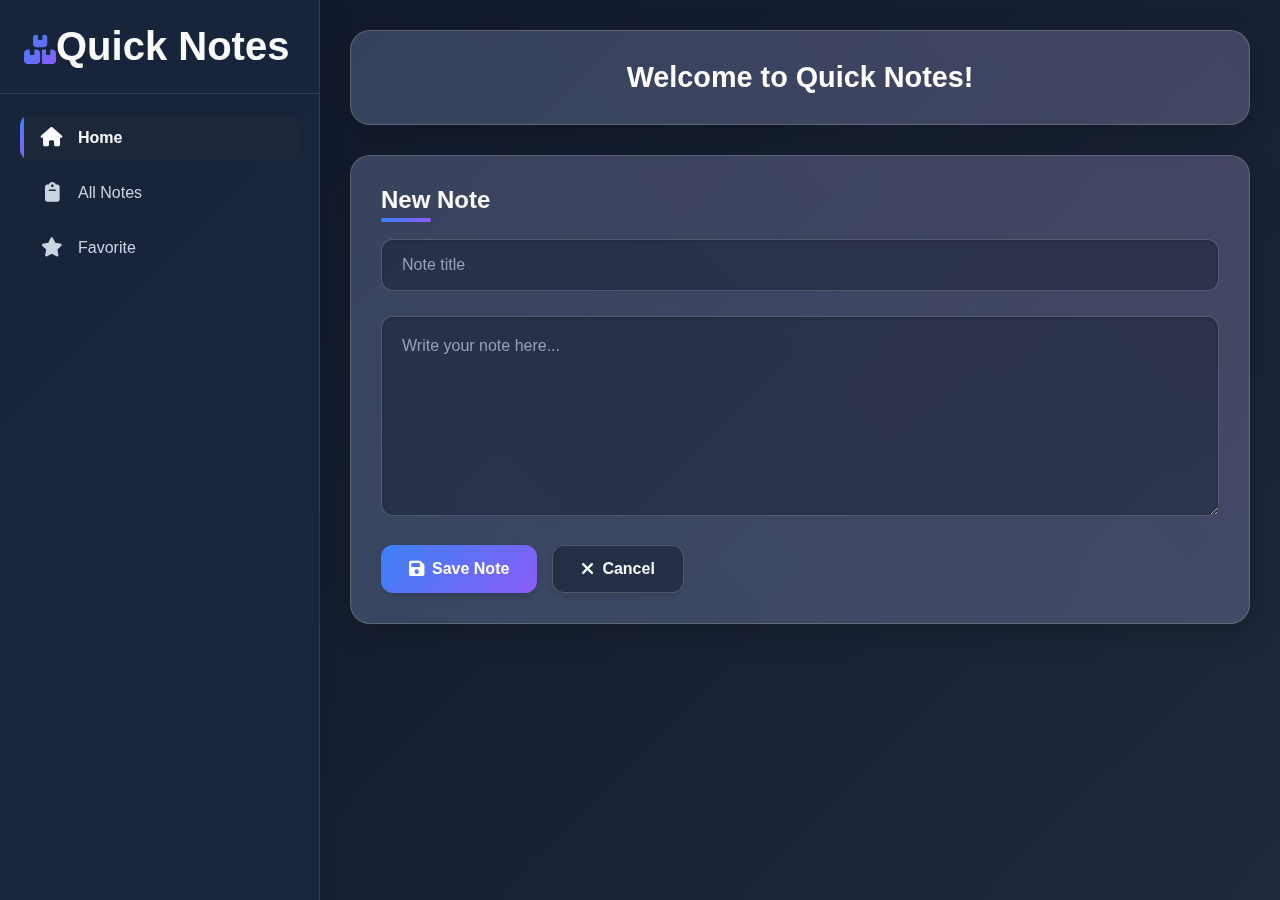
<file: Task_04/Note_Taking_App/index.html>
<!DOCTYPE html>
<html lang="en">
  <head>
    <meta charset="UTF-8" />
    <meta name="viewport" content="width=device-width, initial-scale=1.0" />
    <title>Quick Notes | Modern Note Taking App</title>
    <link
      rel="stylesheet"
      href="https://cdnjs.cloudflare.com/ajax/libs/font-awesome/6.5.0/css/all.min.css"
    />
    <link rel="stylesheet" href="style.css">
  </head>
  <body>
    <div class="main">
      <div class="sidebar">
        <div class="title">
          <h1><i class="fa-solid fa-boxes-stacked"></i>Quick Notes</h1>
        </div>
        <div class="menu">
          <nav>
            <a href="#" class="nav_link active" id="home">
              <i class="fa-solid fa-house"></i>Home
            </a>
            <a href="#" class="nav_link" id="notes">
              <i class="fa-solid fa-clipboard"></i>All Notes
            </a>
            <a href="#" class="nav_link" id="fav">
              <i class="fa-solid fa-star"></i>Favorite
            </a>
          </nav>
        </div>
      </div>
      <div class="page">
        <div class="welcome-box">
          <p>Welcome to Quick Notes!</p>
        </div>
        <div class="note-editor">
          <h1>New Note</h1>
          <div class="note-input">
            <input type="text" id="note-title" placeholder="Note title" />
          </div>
          <div class="note-input">
            <textarea id="note-content" placeholder="Write your note here..."></textarea>
          </div>
          <div class="note-actions">
            <button class="btn btn-primary" id="save-btn">
              <i class="fas fa-save"></i>Save Note
            </button>
            <button class="btn btn-secondary" id="cancel-btn">
              <i class="fas fa-times"></i>Cancel
            </button>
          </div>
        </div>
      </div>
    </div>
    <div class="toast" id="toast"></div>
    <script src="main.js"></script>
  </body>
</html>
</file>
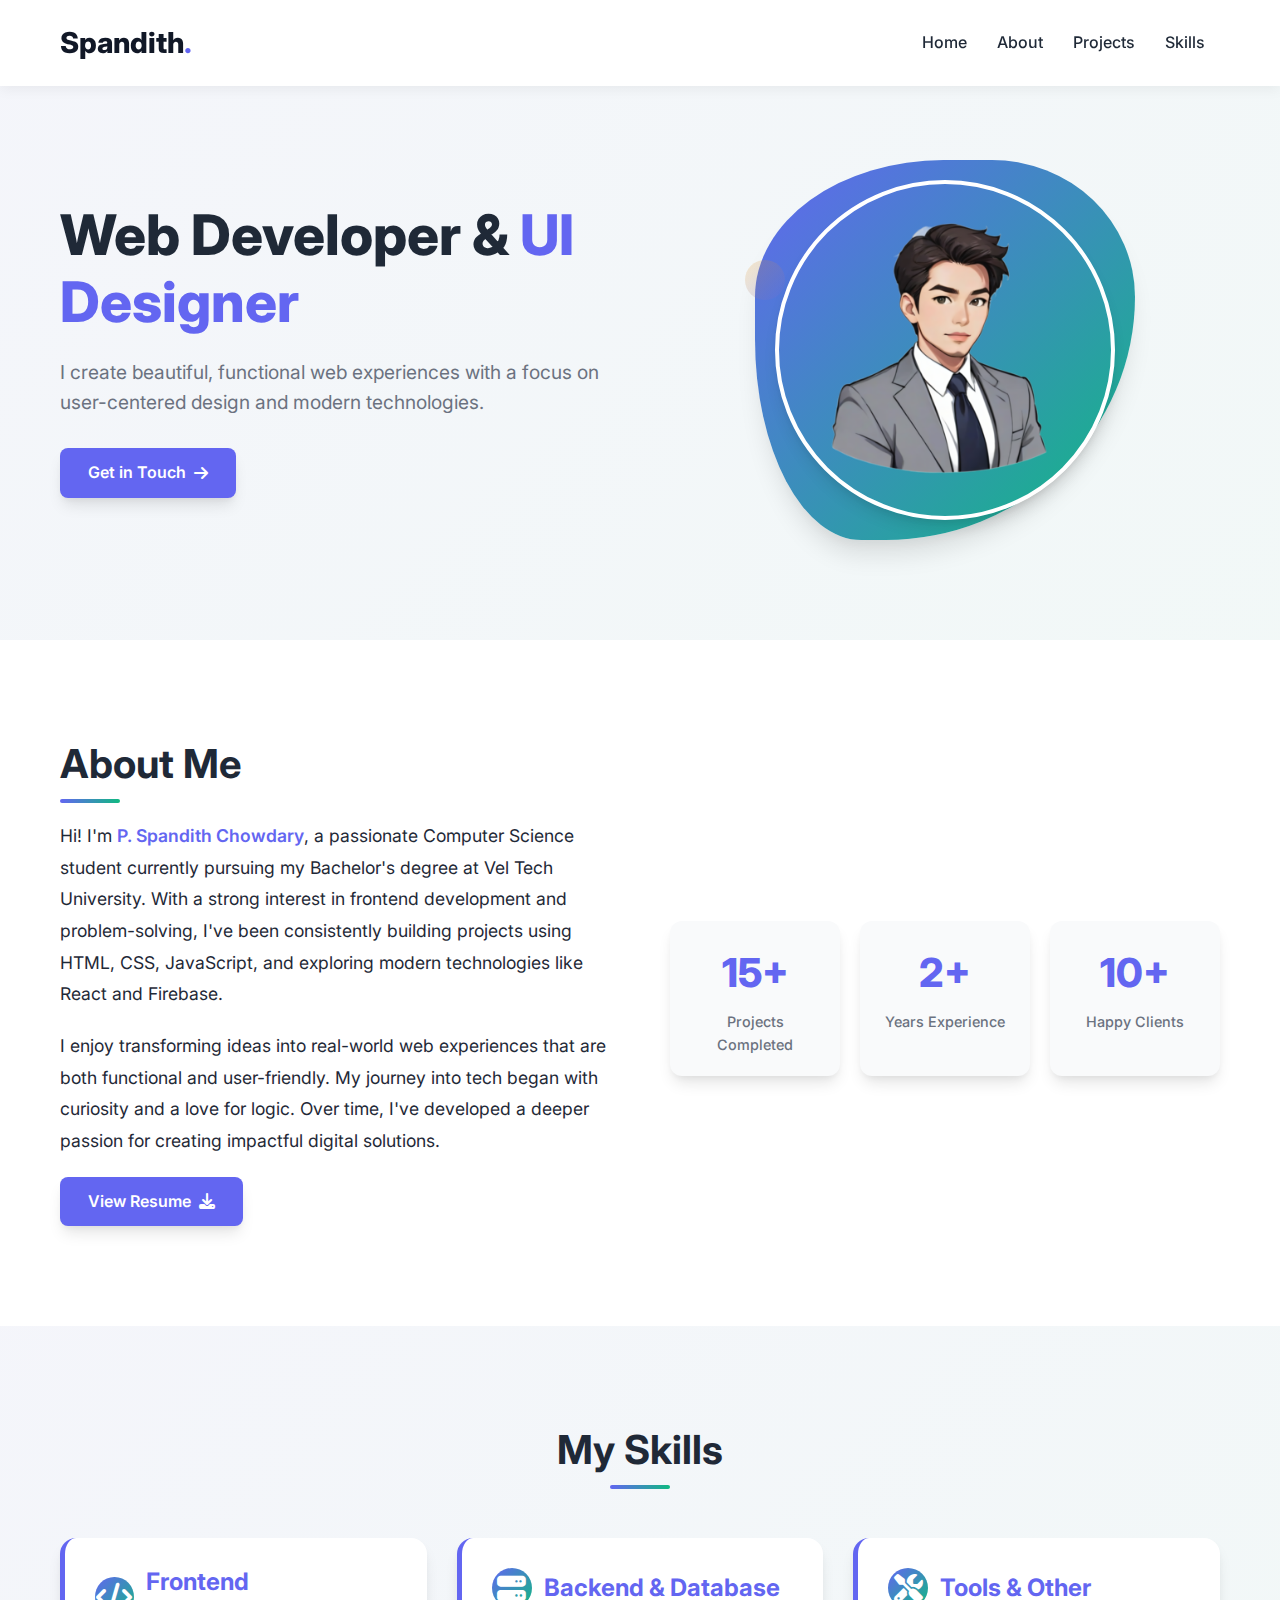
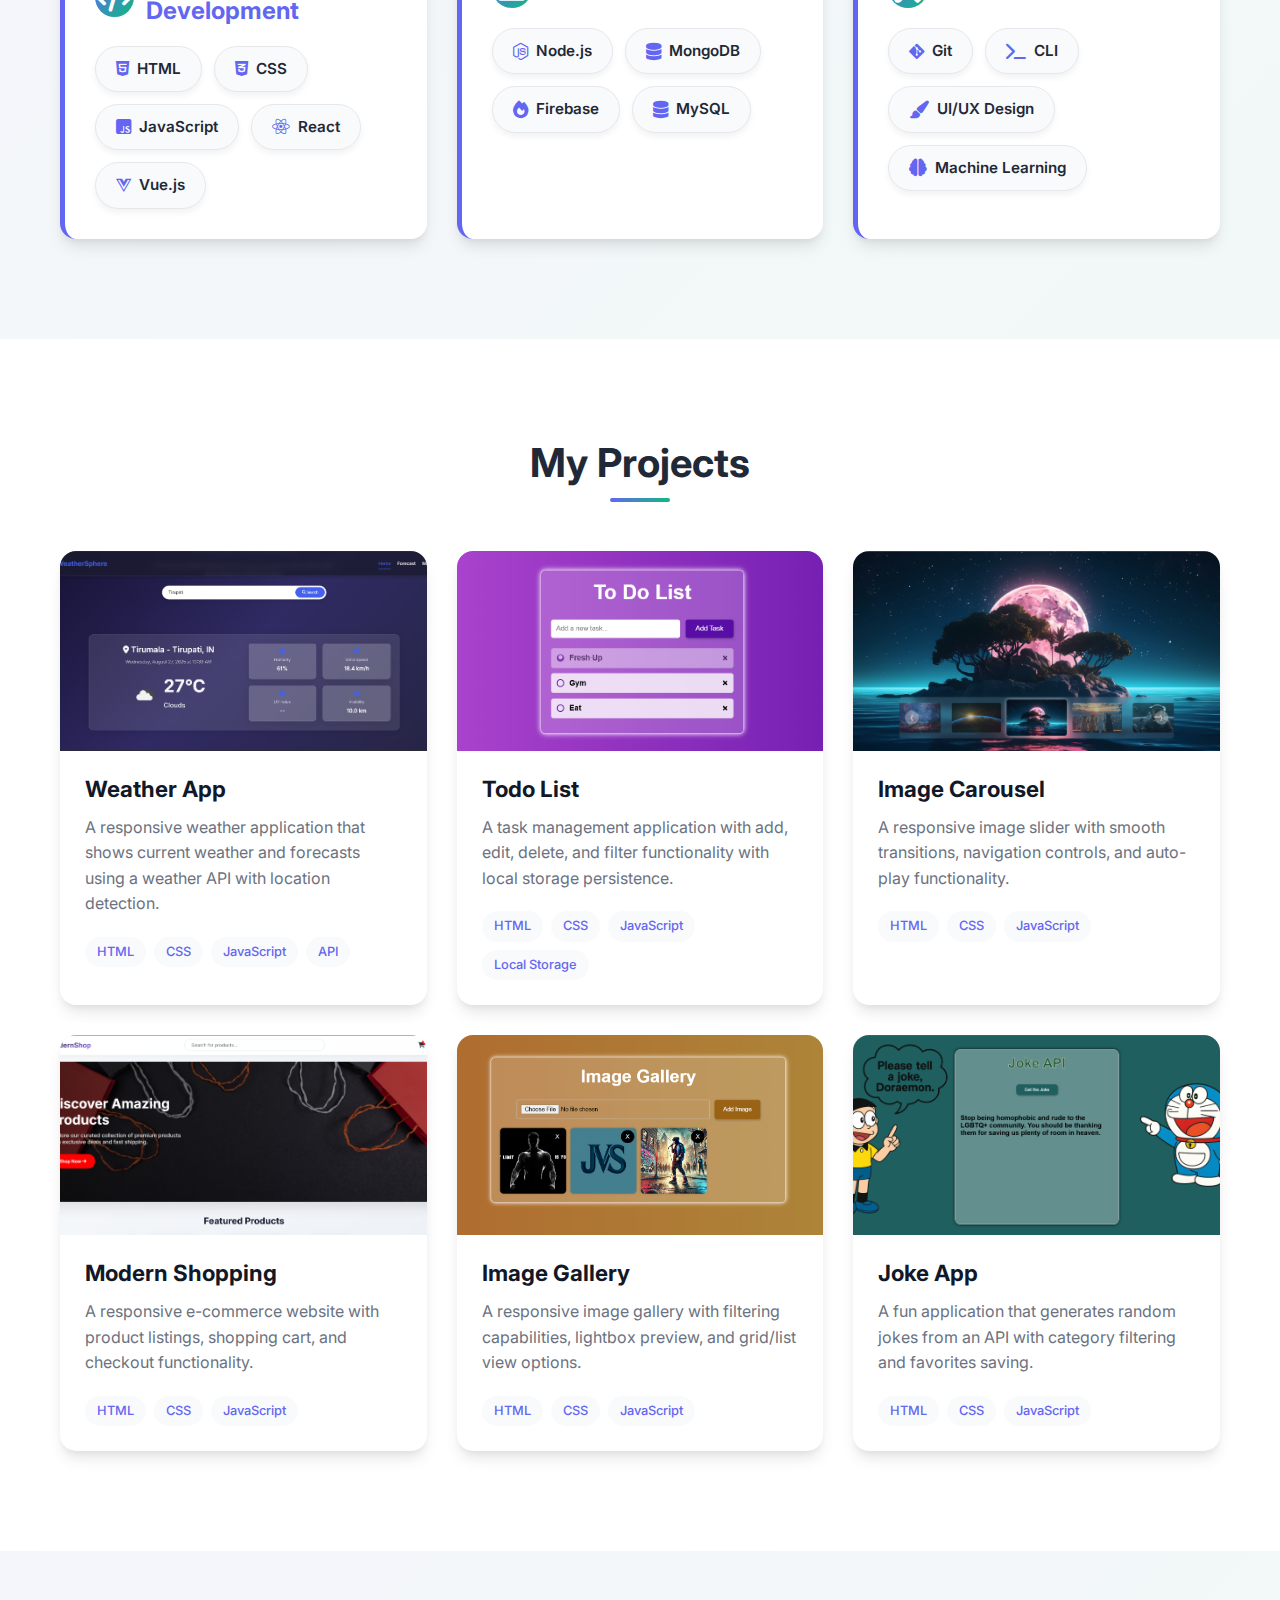
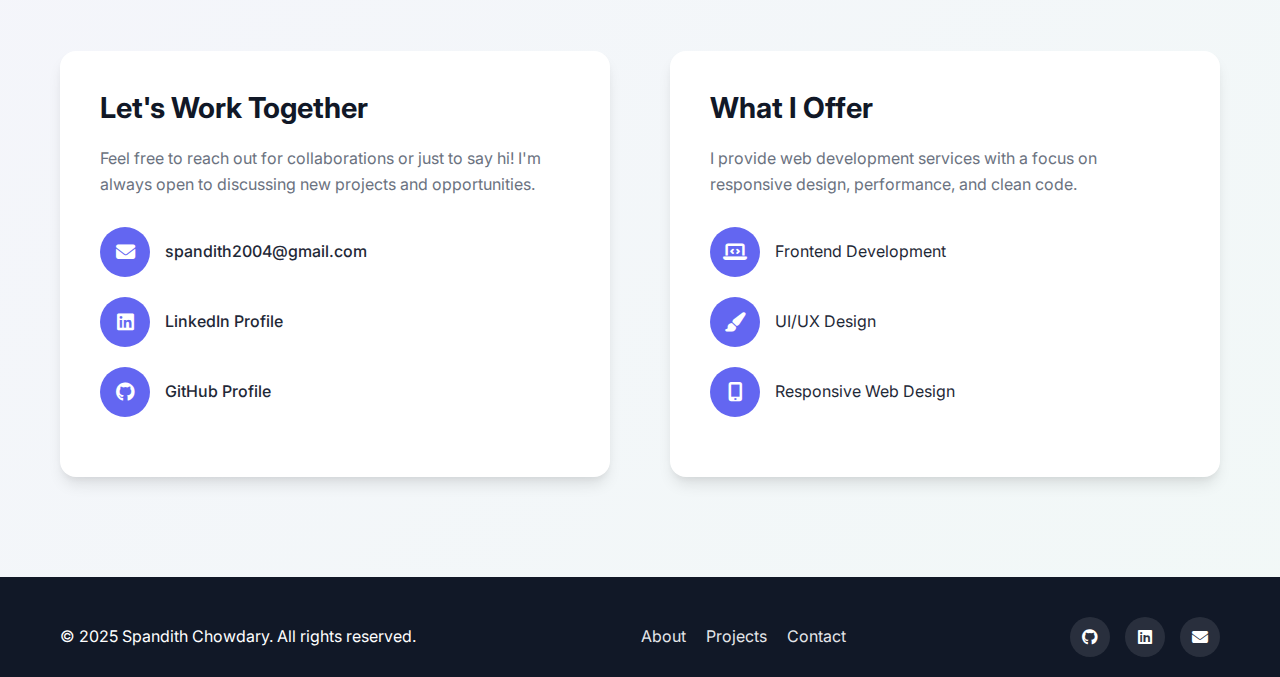
<file: Task_04/Portfolio_Profile/index.html>
<!DOCTYPE html>
<html lang="en">
  <head>
    <meta charset="UTF-8" />
    <meta name="viewport" content="width=device-width, initial-scale=1.0" />
    <title>Spandith Chowdary | Web Developer</title>
    <link
      rel="stylesheet"
      href="https://cdnjs.cloudflare.com/ajax/libs/font-awesome/6.4.0/css/all.min.css"
    />
    <link
      href="https://fonts.googleapis.com/css2?family=Inter:wght@300;400;500;600;700;800&display=swap"
      rel="stylesheet"
    />
    <link rel="stylesheet" href="styles.css" />
  </head>
  <body>
    <!-- Header -->
    <header>
      <div class="container header-container">
        <a href="#" class="logo">Spandith<span>.</span></a>

        <nav>
          <ul class="nav-menu">
            <li><a href="#">Home</a></li>
            <li><a href="#about">About</a></li>
            <li><a href="#projects">Projects</a></li>
            <li><a href="#skills">Skills</a></li>
          </ul>

          <div class="hamburger">
            <span class="bar"></span>
            <span class="bar"></span>
            <span class="bar"></span>
          </div>
        </nav>
      </div>
    </header>

    <!-- Hero Section -->
    <section class="hero" id="home">
      <div class="container hero-container">
        <div class="hero-content">
          <h1>Web Developer & <span>UI Designer</span></h1>
          <p>
            I create beautiful, functional web experiences with a focus on
            user-centered design and modern technologies.
          </p>
          <a href="#contact" class="btn"
            >Get in Touch <i class="fas fa-arrow-right"></i
          ></a>
        </div>

        <div class="hero-img">
          <div class="profile-container">
            <div class="profile-shape"></div>
            <div class="profile-img">
              <img
                src="./img/profile.webp"
                alt="Profile Picture"
              />
            </div>
            <div class="floating-element"></div>
            <div class="floating-element"></div>
            <div class="floating-element"></div>
          </div>
        </div>
      </div>
    </section>

    <!-- About Section -->
    <section class="about" id="about">
      <div class="container about-container">
        <div class="about-content">
          <h2>About Me</h2>
          <p>
            Hi! I'm <span>P. Spandith Chowdary</span>, a passionate Computer
            Science student currently pursuing my Bachelor's degree at Vel Tech
            University. With a strong interest in frontend development and
            problem-solving, I've been consistently building projects using
            HTML, CSS, JavaScript, and exploring modern technologies like React
            and Firebase.
          </p>
          <p>
            I enjoy transforming ideas into real-world web experiences that are
            both functional and user-friendly. My journey into tech began with
            curiosity and a love for logic. Over time, I've developed a deeper
            passion for creating impactful digital solutions.
          </p>
          <a
            href="https://drive.google.com/file/d/1xu4BRvwHvF2tJ6wAxGo63_VU0cKbjEDK/view?usp=drivesdk"
            target="_blank"
            class="btn"
          >
            View Resume <i class="fas fa-download"></i>
          </a>
        </div>

        <div class="about-stats">
          <div class="stat-item">
            <div class="stat-number">15+</div>
            <div class="stat-text">Projects Completed</div>
          </div>
          <div class="stat-item">
            <div class="stat-number">2+</div>
            <div class="stat-text">Years Experience</div>
          </div>
          <div class="stat-item">
            <div class="stat-number">10+</div>
            <div class="stat-text">Happy Clients</div>
          </div>
        </div>
      </div>
    </section>

    <!-- Skills Section -->
    <section class="skills" id="skills">
      <div class="container">
        <div class="section-title">
          <h2>My Skills</h2>
        </div>

        <div class="skills-container">
          <div class="skill-category">
            <h3><i class="fas fa-code"></i> Frontend Development</h3>
            <div class="skill-list">
              <span class="skill-item"><i class="fab fa-html5"></i> HTML</span>
              <span class="skill-item"
                ><i class="fab fa-css3-alt"></i> CSS</span
              >
              <span class="skill-item"
                ><i class="fab fa-js-square"></i> JavaScript</span
              >
              <span class="skill-item"><i class="fab fa-react"></i> React</span>
              <span class="skill-item"
                ><i class="fab fa-vuejs"></i> Vue.js</span
              >
            </div>
          </div>

          <div class="skill-category">
            <h3><i class="fas fa-server"></i> Backend & Database</h3>
            <div class="skill-list">
              <span class="skill-item"
                ><i class="fab fa-node-js"></i> Node.js</span
              >
              <span class="skill-item"
                ><i class="fas fa-database"></i> MongoDB</span
              >
              <span class="skill-item"
                ><i class="fas fa-fire"></i> Firebase</span
              >
              <span class="skill-item"
                ><i class="fas fa-database"></i> MySQL</span
              >
            </div>
          </div>

          <div class="skill-category">
            <h3><i class="fas fa-tools"></i> Tools & Other</h3>
            <div class="skill-list">
              <span class="skill-item"><i class="fab fa-git-alt"></i> Git</span>
              <span class="skill-item"
                ><i class="fas fa-terminal"></i> CLI</span
              >
              <span class="skill-item"
                ><i class="fas fa-paint-brush"></i> UI/UX Design</span
              >
              <span class="skill-item"
                ><i class="fas fa-brain"></i> Machine Learning</span
              >
            </div>
          </div>
        </div>
      </div>
    </section>

    <!-- Projects Section -->
    <section class="projects" id="projects">
      <div class="container">
        <div class="section-title">
          <h2>My Projects</h2>
        </div>

        <div class="projects-grid">
          <a href="https://github.com/SpandithChowdary/weather-app" target="_blank" class="project-card">
            <div class="project-img">
              <img
                src="./img/weather.png"
                alt="Weather App"
              />
            </div>
            <div class="project-info">
              <h3>Weather App</h3>
              <p>
                A responsive weather application that shows current weather and
                forecasts using a weather API with location detection.
              </p>
              <div class="project-tags">
                <span class="project-tag">HTML</span>
                <span class="project-tag">CSS</span>
                <span class="project-tag">JavaScript</span>
                <span class="project-tag">API</span>
              </div>
            </div>
          </a>

          <a href="https://github.com/SpandithChowdary/todo-app" target="_blank" class="project-card">
            <div class="project-img">
              <img
                src="./img/todolist.png"
                alt="Todo List App"
              />
            </div>
            <div class="project-info">
              <h3>Todo List</h3>
              <p>
                A task management application with add, edit, delete, and filter
                functionality with local storage persistence.
              </p>
              <div class="project-tags">
                <span class="project-tag">HTML</span>
                <span class="project-tag">CSS</span>
                <span class="project-tag">JavaScript</span>
                <span class="project-tag">Local Storage</span>
              </div>
            </div>
          </a>

          <a href="https://github.com/SpandithChowdary/Apex_Planet/tree/main/Task_02" target="_blank" class="project-card">
            <div class="project-img">
              <img
                src="./img/scroll.png"
                alt="Image Carousel"
              />
            </div>
            <div class="project-info">
              <h3>Image Carousel</h3>
              <p>
                A responsive image slider with smooth transitions, navigation controls,
                and auto-play functionality.
              </p>
              <div class="project-tags">
                <span class="project-tag">HTML</span>
                <span class="project-tag">CSS</span>
                <span class="project-tag">JavaScript</span>
              </div>
            </div>
          </a>

          <a href="https://github.com/SpandithChowdary/ecommerce-website" target="_blank" class="project-card">
            <div class="project-img">
              <img
                src="./img/product.png"
                alt="E-commerce Website"
              />
            </div>
            <div class="project-info">
              <h3>Modern Shopping</h3>
              <p>
                A responsive e-commerce website with product listings, shopping cart,
                and checkout functionality.
              </p>
              <div class="project-tags">
                <span class="project-tag">HTML</span>
                <span class="project-tag">CSS</span>
                <span class="project-tag">JavaScript</span>
              </div>
            </div>
          </a>
          
          <a href="https://github.com/SpandithChowdary/image-gallery" target="_blank" class="project-card">
            <div class="project-img">
              <img
                src="./img/image.png"
                alt="Image Gallery"
              />
            </div>
            <div class="project-info">
              <h3>Image Gallery</h3>
              <p>
                A responsive image gallery with filtering capabilities, lightbox preview,
                and grid/list view options.
              </p>
              <div class="project-tags">
                <span class="project-tag">HTML</span>
                <span class="project-tag">CSS</span>
                <span class="project-tag">JavaScript</span>
              </div>
            </div>
          </a>
          
          <a href="https://github.com/SpandithChowdary/joke-generator" target="_blank" class="project-card">
            <div class="project-img">
              <img
                src="./img/joke.png"
                alt="Joke Generator"
              />
            </div>
            <div class="project-info">
              <h3>Joke App</h3>
              <p>
                A fun application that generates random jokes from an API with category
                filtering and favorites saving.
              </p>
              <div class="project-tags">
                <span class="project-tag">HTML</span>
                <span class="project-tag">CSS</span>
                <span class="project-tag">JavaScript</span>
              </div>
            </div>
          </a>
        </div>
      </div>
    </section>

    <!-- Contact Section -->
    <section class="contact" id="contact">
      <div class="container contact-container">
        <div class="contact-info">
          <h3>Let's Work Together</h3>
          <p>
            Feel free to reach out for collaborations or just to say hi! I'm
            always open to discussing new projects and opportunities.
          </p>

          <ul class="contact-list">
            <li>
              <i class="fas fa-envelope"></i>
              <a href="mailto:spandith2004@gmail.com">spandith2004@gmail.com</a>
            </li>
            <li>
              <i class="fab fa-linkedin"></i>
              <a href="https://www.linkedin.com/in/spandithchow2004/" target="_blank"
                >LinkedIn Profile</a
              >
            </li>
            <li>
              <i class="fab fa-github"></i>
              <a href="https://github.com/SpandithChowdary" target="_blank"
                >GitHub Profile</a
              >
            </li>
          </ul>
        </div>

        <div class="contact-info">
          <h3>What I Offer</h3>
          <p>
            I provide web development services with a focus on responsive
            design, performance, and clean code.
          </p>

          <ul class="contact-list">
            <li>
              <i class="fas fa-laptop-code"></i>
              <span>Frontend Development</span>
            </li>
            <li>
              <i class="fas fa-paint-brush"></i>
              <span>UI/UX Design</span>
            </li>
            <li>
              <i class="fas fa-mobile-alt"></i>
              <span>Responsive Web Design</span>
            </li>
          </ul>
        </div>
      </div>
    </section>

    <!-- Footer -->
    <footer>
      <div class="container footer-container">
        <p>&copy; 2025 Spandith Chowdary. All rights reserved.</p>

        <div class="footer-links">
          <a href="#about">About</a>
          <a href="#projects">Projects</a>
          <a href="#contact">Contact</a>
        </div>

        <div class="social-links">
          <a href="https://github.com/SpandithChowdary" target="_blank"
            ><i class="fab fa-github"></i
          ></a>
          <a
            href="https://www.linkedin.com/in/spandith-chowdary-123456789/"
            target="_blank"
            ><i class="fab fa-linkedin"></i
          ></a>
          <a href="mailto:spandith2004@gmail.com"
            ><i class="fas fa-envelope"></i
          ></a>
        </div>
      </div>
    </footer>

    <script src="script.js"></script>
  </body>
</html>
</file>
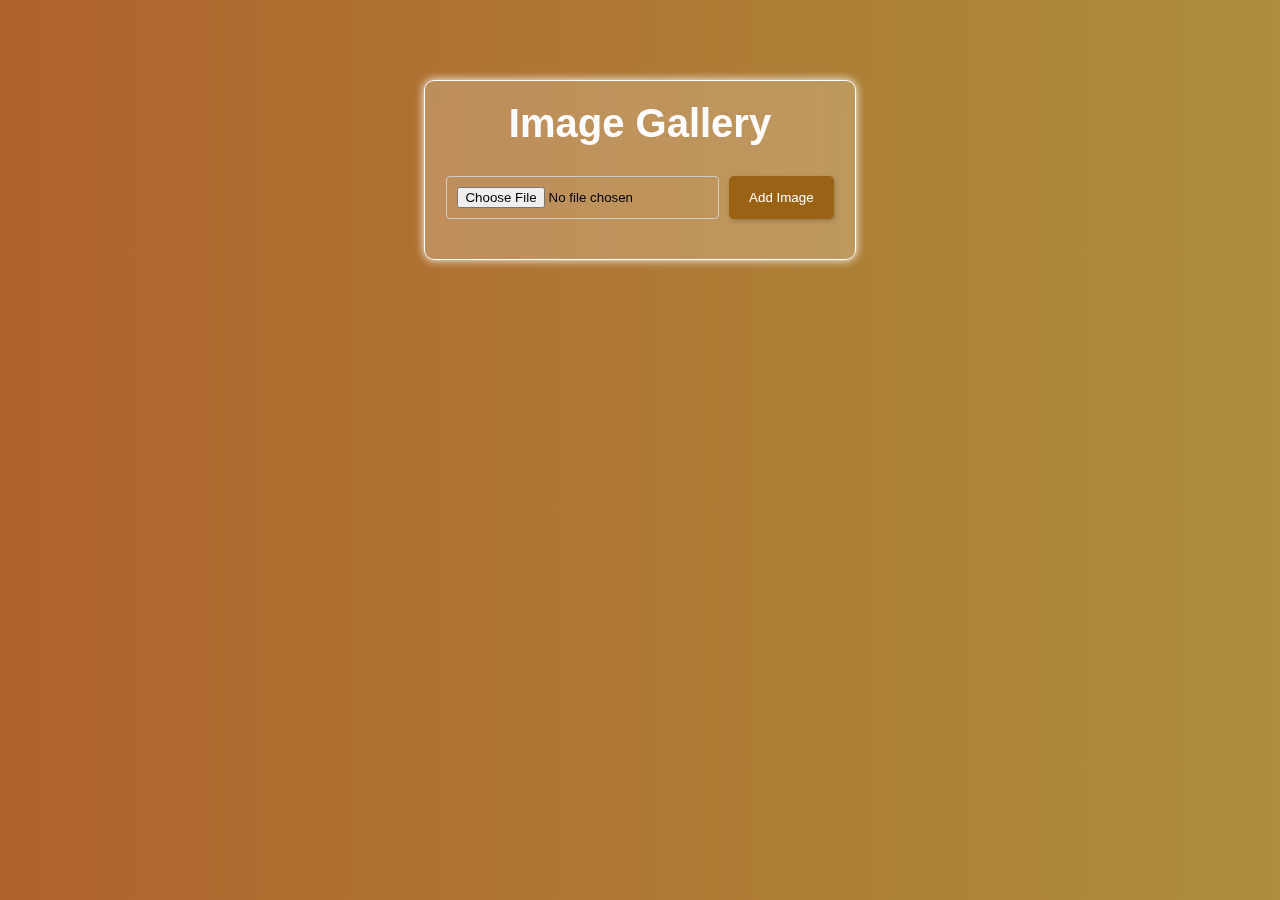
<file: Task_02/image_Gallery.html>
<!DOCTYPE html>
<html lang="en">
  <head>
    <meta charset="UTF-8" />
    <meta name="viewport" content="width=device-width, initial-scale=1.0" />
    <title>Image Gallery</title>
    <style>
      * {
        margin: 0;
        padding: 0;
        box-sizing: border-box;
        font-family: Arial, sans-serif;
      }

      .container {
        display: flex;
        justify-content: center;
        align-items: flex-start;
        min-height: 100vh;
        background: linear-gradient(to right, #b0632c, #ac8e3c);
      }

      .container h1 {
        font-size: 40px;
        color: white;
        text-align: center;
        margin-bottom: 30px;
      }
      .box {
        margin-top: 80px;
        background-color: rgba(255, 255, 255, 0.2);
        -webkit-backdrop-filter: blur(10px);
        backdrop-filter: blur(10px);
        box-shadow: white 0px 0px 10px 0px;
        border-radius: 10px;
        border: white 1px solid;
        padding: 20px;
        min-width: 400px;
      }

      .row {
        display: flex;
        justify-content: center;
        align-items: center;
        margin-top: 20px;
      }
      
      #addImageButton {
        padding: 14px 20px;
        border: none;
        border-radius: 5px;
        background-color: #996215;
        color: white;
        cursor: pointer;
        box-shadow: 1px 2px 5px rgba(0, 0, 0, 0.2);
        transition: 0.4s ease;
      }
      #addImageButton:hover {
        background-color: #cfad8ada;
        color: black;
      }

      #addImageButton:active {
        transform: scale(0.95);
      }
      .content {
        display: grid;
        grid-template-columns: repeat(4, 1fr);
        grid-gap: 10px;
        align-items: center;
        justify-content: center;
        margin-top: 20px;
      }
      .images {
        height: 150px;
        width: 150px;
        object-fit: cover;
        border-radius: 8px;
        box-shadow: 0px 0px 5px rgba(0, 0, 0, 0.2);
        transition: transform 0.3s ease;
        background-color: white;
        display: flex;
        flex-wrap: wrap;
        gap: 10px;
      }
      .images:hover {
        transform: scale(1.05);
      }
      .row input[type="file"] {
        padding: 10px;
        border: 1px solid #ccc;
        border-radius: 4px;
        width: 70%;
        margin-right: 10px;
      }
      .image-item {
        position: relative;
      }
      .image-item button {
        position: absolute;
        top: 5px;
        right: 5px;
        background-color: black;
        color: white;
        border: none;
        border-radius: 50%;
        width: 30px;
        height: 30px;
        cursor: pointer;
        transition: 0.2s ease;
      }
      .image-item button:hover {
        background-color: white;
        color: black;
      }
    </style>
  </head>
  <body>
    <div class="container">
      <div class="box">
        <h1>Image Gallery</h1>
        <div class="row">
          <input
            type="file"
            accept="image/*"
            capture="environment"
            id="imageInput"
          />
          <button id="addImageButton" onclick="addImage()">Add Image</button>
        </div>
        <div class="content">
        </div>
      </div>
    </div>
    <script>
      const input = document.getElementById("imageInput");

     function addImage(){
      const file = input.files[0];
      if (file) {
        const reader = new FileReader();
        reader.onload = function (e) {
          const img = document.createElement("img");
          img.className = "images";
          img.src = e.target.result; 
          const imageItem = document.createElement("div");
          imageItem.className = "image-item";
          imageItem.appendChild(img);
          input.value = "";
          const deleteButton = document.createElement("button");
          deleteButton.textContent = "X";
          deleteButton.onclick = function () {
            imageItem.remove();
          };
          imageItem.appendChild(deleteButton);
          
          const imagesContainer = document.querySelector(".content"); 
          imagesContainer.appendChild(imageItem);

        };
        reader.readAsDataURL(file);
      } else {
        alert("Please select an image file.");
     }
}
    </script>
  </body>
</html>
</file>
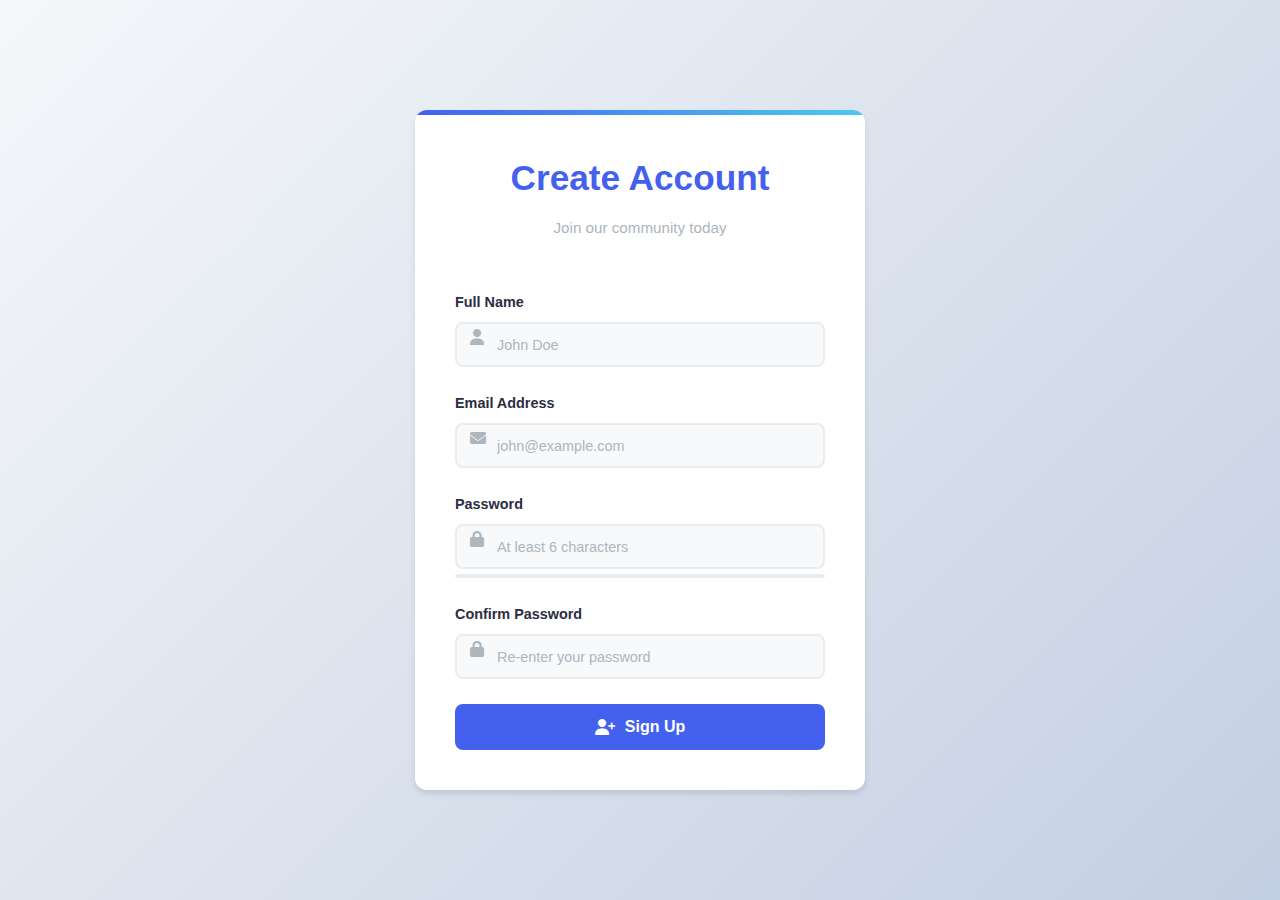
<file: Task_02/signUp.html>
<!DOCTYPE html>
<html lang="en">
<head>
  <meta charset="UTF-8">
  <meta name="viewport" content="width=device-width, initial-scale=1.0">
  <title>Modern SignUp Form</title>
  <link rel="stylesheet" href="https://cdnjs.cloudflare.com/ajax/libs/font-awesome/6.4.0/css/all.min.css">
  <style>
    :root {
      --primary-color: #4361ee;
      --primary-dark: #3a56d4;
      --success-color: #4cc9f0;
      --error-color: #f72585;
      --text-color: #2b2d42;
      --light-gray: #f8f9fa;
      --medium-gray: #e9ecef;
      --dark-gray: #adb5bd;
      --transition: all 0.3s cubic-bezier(0.25, 0.8, 0.25, 1);
      --shadow: 0 4px 6px rgba(0, 0, 0, 0.1);
      --shadow-hover: 0 8px 15px rgba(0, 0, 0, 0.1);
    }
    
    * {
      margin: 0;
      padding: 0;
      box-sizing: border-box;
    }
    
    body {
      font-family: 'Segoe UI', Tahoma, Geneva, Verdana, sans-serif;
      background-color: var(--light-gray);
      color: var(--text-color);
      line-height: 1.6;
    }
    
    .container {
      display: flex;
      justify-content: center;
      align-items: center;
      min-height: 100vh;
      padding: 20px;
      background: linear-gradient(135deg, #f5f7fa 0%, #c3cfe2 100%);
    }
    
    .box {
      background-color: white;
      padding: 40px;
      border-radius: 12px;
      box-shadow: var(--shadow);
      width: 100%;
      max-width: 450px;
      transition: var(--transition);
      position: relative;
      overflow: hidden;
    }
    
    .box:hover {
      box-shadow: var(--shadow-hover);
    }
    
    .box::before {
      content: '';
      position: absolute;
      top: 0;
      left: 0;
      width: 100%;
      height: 5px;
      background: linear-gradient(90deg, var(--primary-color), var(--success-color));
    }
    
    .login, .signup {
      display: flex;
      flex-direction: column;
    }
    
    .signup-form {
      display: flex;
      flex-direction: column;
      gap: 20px;
    }
    
    .form-header {
      text-align: center;
      margin-bottom: 30px;
    }
    
    .form-header h1 {
      font-size: 2.2rem;
      color: var(--primary-color);
      margin-bottom: 10px;
      font-weight: 700;
    }
    
    .form-header p {
      color: var(--dark-gray);
      font-size: 0.95rem;
    }
    
    .form-group {
      position: relative;
      margin-bottom: 5px;
    }
    
    .form-group label {
      display: block;
      margin-bottom: 8px;
      font-weight: 600;
      color: var(--text-color);
      font-size: 0.9rem;
    }
    
    .form-control {
      width: 100%;
      padding: 12px 15px 12px 40px;
      border: 2px solid var(--medium-gray);
      border-radius: 8px;
      font-size: 0.95rem;
      transition: var(--transition);
      background-color: var(--light-gray);
    }
    
    .form-control:focus {
      outline: none;
      border-color: var(--primary-color);
      background-color: white;
      box-shadow: 0 0 0 3px rgba(67, 97, 238, 0.2);
    }
    
    .form-control::placeholder {
      color: var(--dark-gray);
      font-size: 0.9rem;
    }
    
    .input-icon {
      position: absolute;
      left: 15px;
      top: 38px;
      color: var(--dark-gray);
      font-size: 1rem;
    }
    
    .btn {
      padding: 14px;
      border: none;
      border-radius: 8px;
      font-size: 1rem;
      font-weight: 600;
      cursor: pointer;
      transition: var(--transition);
      display: flex;
      align-items: center;
      justify-content: center;
      gap: 10px;
    }
    
    .btn-primary {
      background-color: var(--primary-color);
      color: white;
    }
    
    .btn-primary:hover {
      background-color: var(--primary-dark);
      transform: translateY(-2px);
    }
    
    .btn-primary:active {
      transform: translateY(0);
    }
    
    .success-message {
      text-align: center;
      padding: 30px;
    }
    
    .success-message i {
      font-size: 4rem;
      color: var(--success-color);
      margin-bottom: 20px;
      animation: bounce 1s ease infinite;
    }
    
    .success-message h1 {
      font-size: 1.8rem;
      color: var(--success-color);
      margin-bottom: 15px;
    }
    
    .success-message p {
      color: var(--text-color);
      font-size: 1rem;
    }
    
    .password-strength {
      height: 4px;
      background-color: var(--medium-gray);
      border-radius: 2px;
      margin-top: 5px;
      overflow: hidden;
    }
    
    .strength-meter {
      height: 100%;
      width: 0%;
      background-color: var(--error-color);
      transition: var(--transition);
    }
    
    .error-message {
      color: var(--error-color);
      font-size: 0.8rem;
      margin-top: 5px;
      display: none;
    }
    
    @keyframes bounce {
      0%, 100% {
        transform: translateY(0);
      }
      50% {
        transform: translateY(-10px);
      }
    }
    
    @media (max-width: 480px) {
      .box {
        padding: 30px 20px;
      }
      
      .form-header h1 {
        font-size: 1.8rem;
      }
    }
  </style>
</head>
<body>
  
<div class="container">
  <div class="box">
    <div class="login" id="loginSection">
      <div class="success-message">
        <i class="fas fa-check-circle"></i>
        <h1>Welcome aboard!</h1>
        <p>Your account has been created successfully. We've sent a confirmation email to your address.</p>
      </div>
    </div>
    <div class="signup" id="signupSection">
      <form class="signup-form" id="signupForm">
        <div class="form-header">
          <h1>Create Account</h1>
          <p>Join our community today</p>
        </div>
        
        <div class="form-group">
          <label for="nameInput">Full Name</label>
          <i class="fas fa-user input-icon"></i>
          <input type="text" id="nameInput" class="form-control" placeholder="John Doe">
          <div class="error-message" id="nameError">Please enter your full name</div>
        </div>
        
        <div class="form-group">
          <label for="emailInput">Email Address</label>
          <i class="fas fa-envelope input-icon"></i>
          <input type="email" id="emailInput" class="form-control" placeholder="john@example.com">
          <div class="error-message" id="emailError">Please enter a valid email address</div>
        </div>
        
        <div class="form-group">
          <label for="passwordInput">Password</label>
          <i class="fas fa-lock input-icon"></i>
          <input type="password" id="passwordInput" class="form-control" placeholder="At least 6 characters">
          <div class="password-strength">
            <div class="strength-meter" id="strengthMeter"></div>
          </div>
          <div class="error-message" id="passwordError">Password must be at least 6 characters</div>
        </div>
        
        <div class="form-group">
          <label for="confirmPasswordInput">Confirm Password</label>
          <i class="fas fa-lock input-icon"></i>
          <input type="password" id="confirmPasswordInput" class="form-control" placeholder="Re-enter your password">
          <div class="error-message" id="confirmPasswordError">Passwords don't match</div>
        </div>
        
        <button type="submit" class="btn btn-primary" id="submitButton">
          <i class="fas fa-user-plus"></i> Sign Up
        </button>
      </form>
    </div>
  </div>
</div>

<script>
  document.addEventListener('DOMContentLoaded', function() {
    const loginSection = document.getElementById('loginSection');
    const signupSection = document.getElementById('signupSection');
    const signupForm = document.getElementById('signupForm');
    const passwordInput = document.getElementById('passwordInput');
    const confirmPasswordInput = document.getElementById('confirmPasswordInput');
    const strengthMeter = document.getElementById('strengthMeter');
    loginSection.style.display = 'none';
    passwordInput.addEventListener('input', function() {
      const password = this.value;
      let strength = 0;
      
      if (password.length >= 6) strength += 25;
      if (password.length >= 8) strength += 25;
      if (/[A-Z]/.test(password)) strength += 25;
      if (/[0-9]/.test(password)) strength += 25;
      
      strengthMeter.style.width = strength + '%';
      
      if (strength < 50) {
        strengthMeter.style.backgroundColor = '#f72585'; 
      } else if (strength < 75) {
        strengthMeter.style.backgroundColor = '#ffbe0b';
      } else {
        strengthMeter.style.backgroundColor = '#4cc9f0'; 
      }
    });
    signupForm.addEventListener('submit', function(event) {
      event.preventDefault();
      let isValid = true;
      document.querySelectorAll('.error-message').forEach(el => {
        el.style.display = 'none';
      });
      const name = document.getElementById('nameInput').value.trim();
      if (name === '') {
        document.getElementById('nameError').style.display = 'block';
        isValid = false;
      }
      const email = document.getElementById('emailInput').value.trim();
      if (!validateEmail(email)) {
        document.getElementById('emailError').style.display = 'block';
        isValid = false;
      }
      const password = passwordInput.value;
      if (password.length < 6) {
        document.getElementById('passwordError').style.display = 'block';
        isValid = false;
      }
      const confirmPassword = confirmPasswordInput.value;
      if (password !== confirmPassword) {
        document.getElementById('confirmPasswordError').style.display = 'block';
        isValid = false;
      }
      
      if (isValid) {
        signupSection.style.opacity = '0';
        signupSection.style.transform = 'translateY(-20px)';
        signupSection.style.transition = 'all 0.5s ease';
        
        setTimeout(() => {
          signupSection.style.display = 'none';
          loginSection.style.display = 'block';
          loginSection.style.opacity = '0';
          loginSection.style.transform = 'translateY(20px)';
          
          setTimeout(() => {
            loginSection.style.opacity = '1';
            loginSection.style.transform = 'translateY(0)';
          }, 10);
        }, 500);
      }
    });
    
    function validateEmail(email) {
      const re = /^[^\s@]+@[^\s@]+\.[^\s@]+$/;
      return re.test(String(email).toLowerCase());
    }
  });
</script>
</body>
</html>
</file>
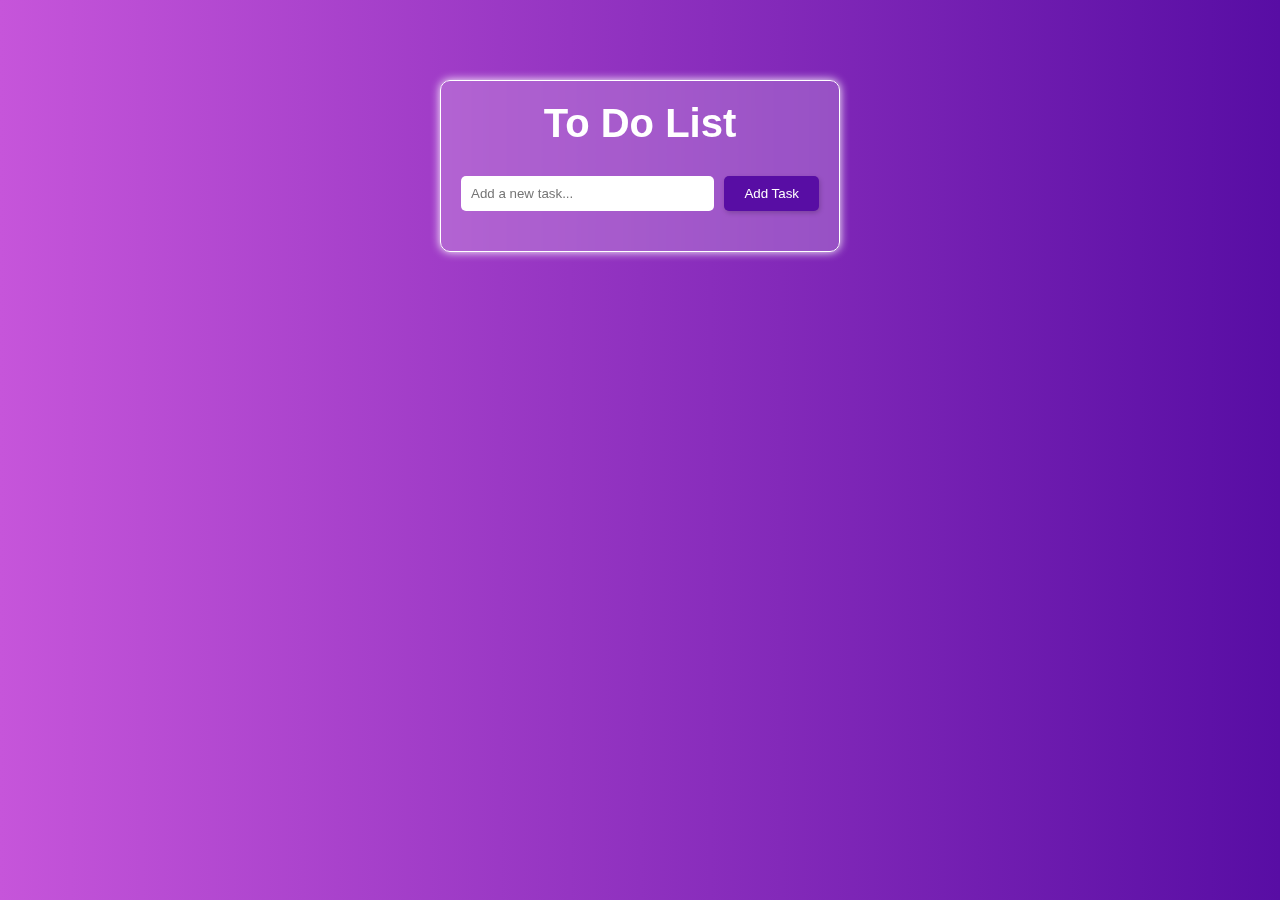
<file: Task_02/todolist.html>
<!DOCTYPE html>
<html lang="en">
  <head>
    <meta charset="UTF-8" />
    <meta name="viewport" content="width=device-width, initial-scale=1.0" />
    <title>ToDo List</title>
    <style>
      * {
        margin: 0;
        padding: 0;
        box-sizing: border-box;
        font-family: Arial, sans-serif;
      }

      .container {
        display: flex;
        justify-content: center;
        align-items: flex-start;
        min-height: 100vh;
        background: linear-gradient(to right, #c655da, #580da4);
      }

      .container h1 {
        font-size: 40px;
        color: white;
        text-align: center;
        margin-bottom: 30px;
      }
      .box {
        margin-top: 80px;
        background-color: rgba(255, 255, 255, 0.2);
        -webkit-backdrop-filter: blur(10px);
        backdrop-filter: blur(10px);
        box-shadow: white 0px 0px 10px 0px;
        border-radius: 10px;
        border: white 1px solid;
        padding: 20px;
        min-width: 400px;
      }

      .row {
        display: flex;
        justify-content: center;
        align-items: center;
        margin-top: 20px;
      }

      input[type="text"] {
        flex: 1;
        width: 70%;
        padding: 10px;
        border: none;
        border-radius: 5px;
        margin-right: 10px;
      }

      #addTaskButton {
        padding: 10px 20px;
        border: none;
        border-radius: 5px;
        background-color: #580da4;
        color: white;
        cursor: pointer;
        box-shadow: 1px 2px 5px rgba(0, 0, 0, 0.2);
        transition: 0.4s ease;
      }
      #addTaskButton:hover {
        background-color: #c655da;
      }

      #addTaskButton:active {
        transform: scale(0.95);
      }

      ul {
        list-style: none;
        padding: 0;
        margin-top: 20px;
      }
      li {
        background-color: rgba(255, 255, 255, 0.741);
        -webkit-backdrop-filter: blur(10px);
        backdrop-filter: blur(10px);
        padding: 10px;
        border-radius: 5px;
        margin-bottom: 10px;
        display: flex;
        align-items: center;
        justify-content: space-between;
        border: #e1b8e8 solid 1px;
      }

      li input[type="checkbox"] {
        width: 15px;
        height: 15px;
        margin-right: 10px;
        cursor: pointer;
        border: 2px solid #580da4;
        border-radius: 50%;
        appearance: none;
      }

      li input[type="checkbox"]:checked {
        background-color: #580da4;
        border-radius: 50%;
        box-shadow: inset 0 0 5px rgba(0, 0, 0, 0.5);
      }
      li input[type="checkbox"]:checked::after {
        content: "";
        display: block;
        width: 8px;
        height: 8px;
        background-color: white;
        border-radius: 50%;
        margin: auto;
      }
      li span {
        flex: 1;
        color: black;
        font-size: 18px;
        font-weight: 700;
        font-size: 15px;
      }

      li .delete-button {
        position: absolute;
        right: 0px;
        background-color: transparent;
        color: black;
        font-size: 20px;
        font-weight: 700;
        border: none;
        padding: 5px 10px;
        cursor: pointer;
        transition: 0.3s ease;
      }
    </style>
  </head>
  <body>
    <div class="container">
      <div class="box">
        <h1>To Do List</h1>
        <div class="row">
          <input type="text" id="taskInput" placeholder="Add a new task..." />
          <button id="addTaskButton" onclick="addTask()">Add Task</button>
        </div>
        <ul id="listcontainer"></ul>
      </div>
    </div>
    <script>
      const inputbox = document.getElementById("taskInput");
      const listcontainer = document.getElementById("listcontainer");

      function addTask() {
        if (inputbox.value === "") {
          alert("Please enter a task");
        } else {
          let li = document.createElement("li");

          let checkbox = document.createElement("input");
          checkbox.type = "checkbox";
          checkbox.className = "task-checkbox";
          checkbox.onclick = function () {
            if (checkbox.checked) {
              li.style.opacity = 0.5;
              li.style.color = "gray";
              li.style.textDecoration = "line-through";
            } else {
              li.style.opacity = 1;
              li.style.color = "black";
              li.style.textDecoration = "none";
            }
          };

          let span = document.createElement("span");
          span.textContent = inputbox.value;

          let btn = document.createElement("button");
          btn.innerHTML = "\u00d7";
          btn.className = "delete-button";
          btn.onclick = function () {
            listcontainer.removeChild(li);
          };

          li.appendChild(checkbox);
          li.appendChild(span);
          li.appendChild(btn);
          listcontainer.appendChild(li);
        }
        inputbox.value = "";
      }
    </script>
  </body>
</html>
</file>
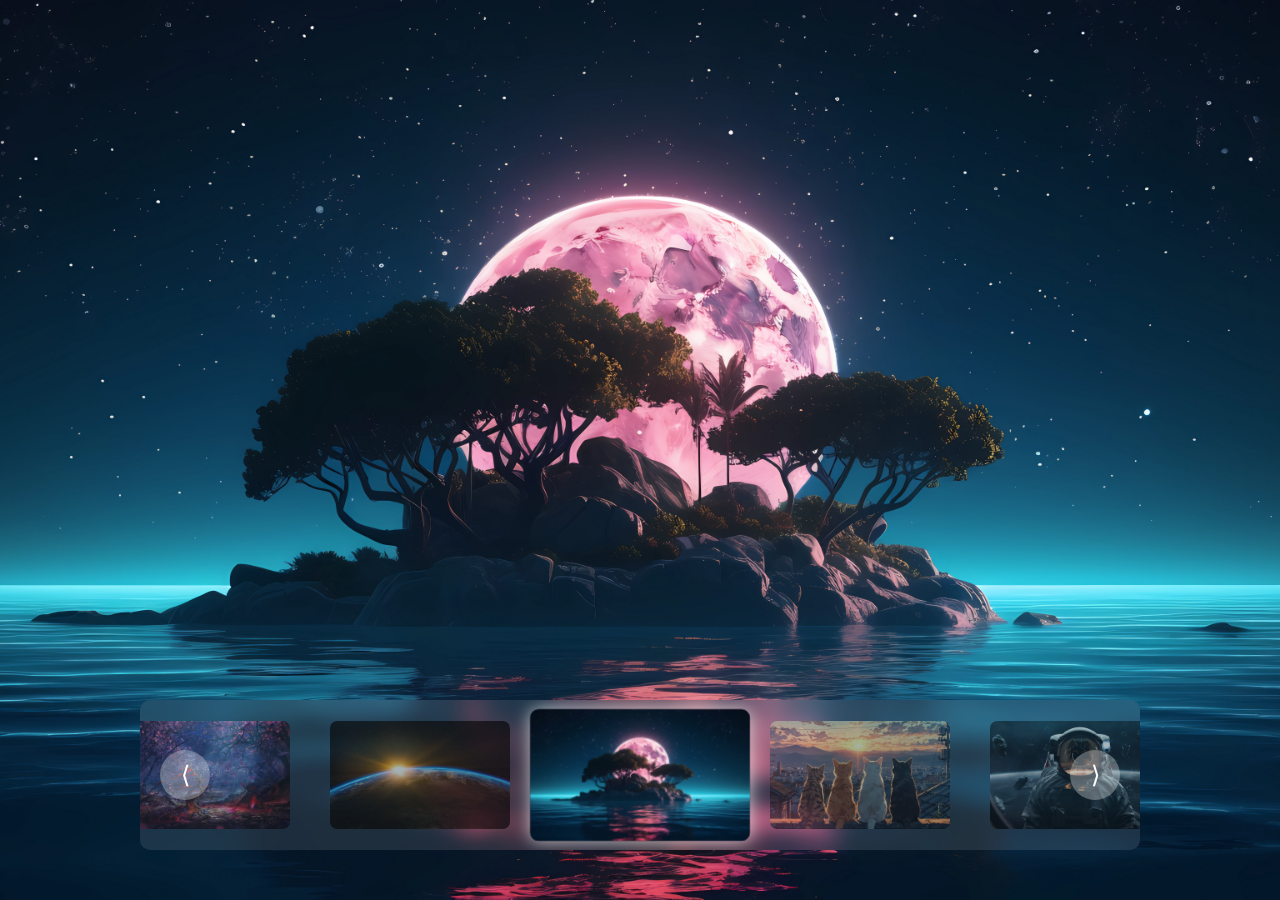
<file: Task_03/Image_Carousel.html>
<!DOCTYPE html>
<html lang="en">
  <head>
    <meta charset="UTF-8" />
    <meta name="viewport" content="width=device-width, initial-scale=1.0" />
    <title>Smooth Carousel</title>
    <style>
      body {
        margin: 0;
        padding: 0;
        font-family: Arial, sans-serif;
      }

      .main {
        display: flex;
        align-items: flex-end;
        justify-content: center;
        background-color: #222;
        min-height: 100vh;
        background-size: cover;
        background-position: center;
        transition: background-image 0.5s ease;
        position: relative;
      }

      .carousel-container {
        width: 80%;
        max-width: 1000px;
        margin-bottom: 50px;
        position: relative;
      }

      .carousel-wrapper {
        width: 100%;
        overflow: hidden;
        position: relative;
        background-color: rgba(255, 255, 255, 0.1);
        backdrop-filter: blur(10px);
        border-radius: 10px;
        padding: 15px 0;
      }

      .carousel {
        display: flex;
        transition: transform 0.5s ease;
        will-change: transform;
      }

      .carousel-img {
        width: 200px;
        height: 120px;
        margin: 0 10px;
        object-fit: cover;
        border-radius: 8px;
        opacity: 0.6;
        transform: scale(0.9);
        transition: all 0.3s ease;
        flex-shrink: 0;
      }

      .carousel-img.active {
        opacity: 1;
        transform: scale(1.1);
        box-shadow: 0 0 15px rgba(255, 255, 255, 0.7);
      }

      .nav-btn {
        position: absolute;
        top: 50%;
        transform: translateY(-50%);
        width: 50px;
        height: 50px;
        background: rgba(255, 255, 255, 0.3);
        border: none;
        border-radius: 50%;
        color: white;
        font-size: 24px;
        cursor: pointer;
        z-index: 10;
        display: flex;
        align-items: center;
        justify-content: center;
      }

      .nav-btn:hover {
        background: rgba(255, 255, 255, 0.5);
      }

      #prevBtn {
        left: 20px;
      }

      #nextBtn {
        right: 20px;
      }
    </style>
  </head>
  <body>
    <div class="main" id="main">
      <div class="carousel-container">
        <button id="prevBtn" class="nav-btn" type="button">⟨</button>
        <div class="carousel-wrapper">
          <div class="carousel" id="carousel"></div>
        </div>
        <button id="nextBtn" class="nav-btn" type="button">⟩</button>
      </div>
    </div>

    <script>
      document.addEventListener("DOMContentLoaded", function () {
        const imagePaths = [
          "img/img1.jpg",
          "img/img2.jpg",
          "img/img3.jpg",
          "img/img4.jpg",
          "img/img5.jpg",
          "img/img6.jpg",
          "img/img7.jpg",
          "img/img8.jpg",
          "img/img9.jpg",
          "img/img10.jpg",
        ];

        const carousel = document.getElementById("carousel");
        const main = document.getElementById("main");
        const prevBtn = document.getElementById("prevBtn");
        const nextBtn = document.getElementById("nextBtn");

        const imageWidth = 220;
        let currentIndex = 0;
        let isAnimating = false;
        function initCarousel() {
          carousel.innerHTML = "";
          for (let i = imagePaths.length - 3; i < imagePaths.length; i++) {
            addImageToCarousel(imagePaths[i]);
          }
          imagePaths.forEach((path) => {
            addImageToCarousel(path);
          });
          for (let i = 0; i < 3; i++) {
            addImageToCarousel(imagePaths[i]);
          }
          currentIndex = 3;
          updateCarousel(false);
        }

        function addImageToCarousel(src) {
          const img = document.createElement("img");
          img.src = src;
          img.className = "carousel-img";
          carousel.appendChild(img);
        }

        function updateCarousel(animate = true) {
          const images = document.querySelectorAll(".carousel-img");

          if (animate) {
            carousel.style.transition = "transform 0.8s ease";
          } else {
            carousel.style.transition = "none";
          }

          const centerOffset =
            carousel.parentElement.offsetWidth / 2 - imageWidth / 2;
          const targetPosition = -(currentIndex * imageWidth) + centerOffset;
          carousel.style.transform = `translateX(${targetPosition}px)`;

          requestAnimationFrame(() => {
            images.forEach((img, index) => {
              img.classList.remove("active");
              if (index === currentIndex) {
                img.classList.add("active");
                main.style.backgroundImage = `url(${img.src})`;
              }
            });
          });
        }
        function nextSlide() {
          if (isAnimating) return;
          isAnimating = true;

          currentIndex++;
          updateCarousel(true);
          const images = document.querySelectorAll(".carousel-img");
          if (currentIndex >= images.length - 3) {
            setTimeout(() => {
              carousel.style.transition = "none";
              currentIndex = 3;
              updateCarousel(false);
              isAnimating = false;
            }, 500);
          } else {
            setTimeout(() => {
              isAnimating = false;
            }, 500);
          }
        }
        function prevSlide() {
          if (isAnimating) return;
          isAnimating = true;

          currentIndex--;
          updateCarousel(true);
          const images = document.querySelectorAll(".carousel-img");
          if (currentIndex < 3) {
            setTimeout(() => {
              carousel.style.transition = "none";
              currentIndex = images.length - 4;
              updateCarousel(false);
              isAnimating = false;
            }, 500);
          } else {
            setTimeout(() => {
              isAnimating = false;
            }, 500);
          }
        }
        nextBtn.addEventListener("click", function (e) {
          e.preventDefault();
          nextSlide();
        });

        prevBtn.addEventListener("click", function (e) {
          e.preventDefault();
          prevSlide();
        });
        initCarousel();
        window.addEventListener("resize", () => {
          updateCarousel(false);
        });
      });
    </script>
  </body>
</html>
</file>
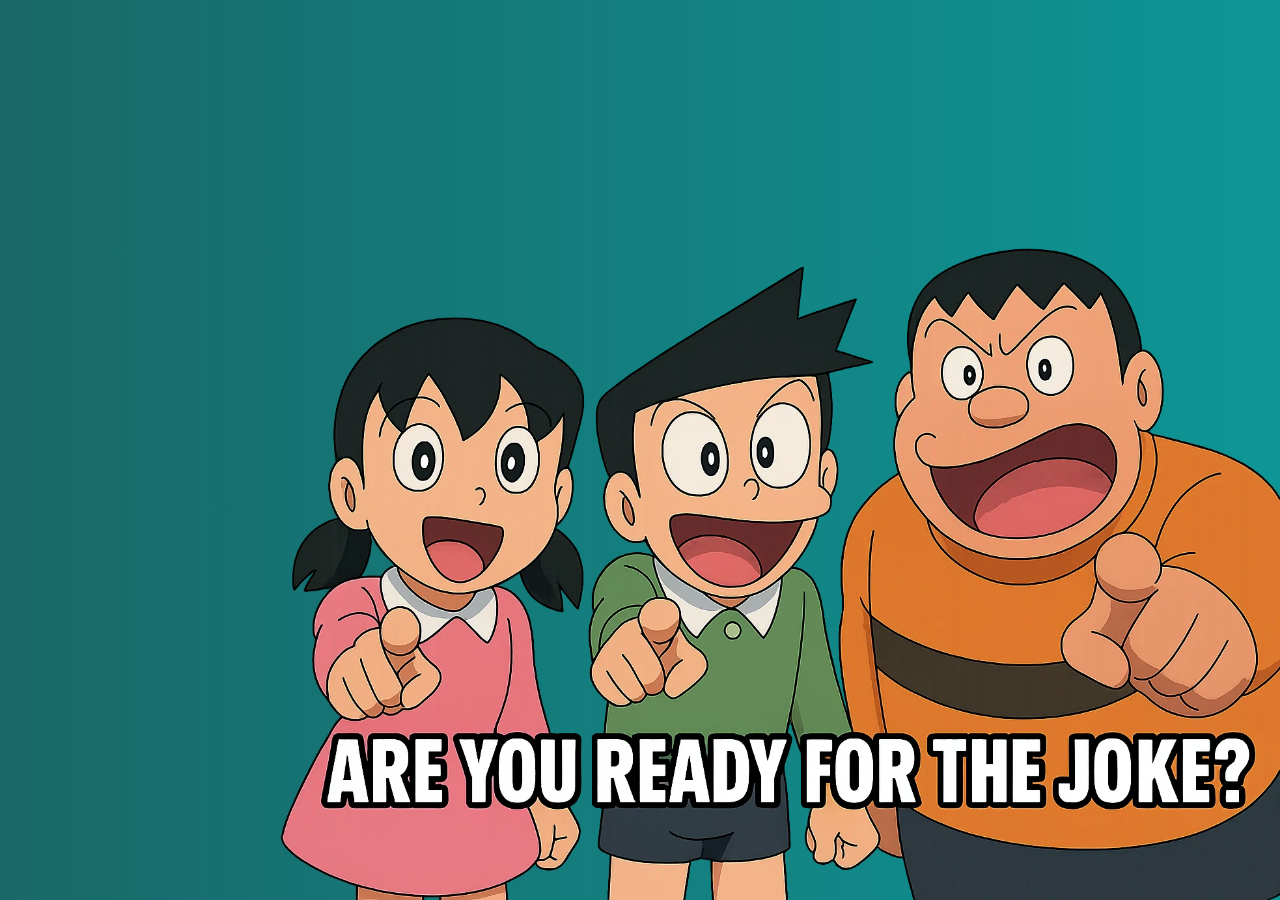
<file: Task_03/Joke_API.html>
<!DOCTYPE html>
<html lang="en">
  <head>
    <meta charset="UTF-8" />
    <meta name="viewport" content="width=device-width, initial-scale=1.0" />
    <title>Joke API</title>
    <style>
      * {
        margin: 0;
        padding: 0;
        box-sizing: border-box;
      }
      .load{
        display: flex;
        justify-content: flex-end;
        align-items: flex-end;
        background: linear-gradient(to left,rgb(14, 150, 150), rgb(25, 104, 104));
        width: 100%;
        min-height: 100vh;
      }
      .load img{
        width: 1000px;
      }
      .main {
        display: none;
        flex-direction: row;
        justify-content: space-around;
        background-color: rgb(31, 95, 95);
        width: 100%;
        min-height: 100vh;
      }
      .doremon {
        display: flex;
        justify-content: center;
        align-items: center;
        width: 30%;
        transform: scalex(-1);
      }
      .doremon img {
        width: 350px;
      }
      .nobita {
        display: flex;
        justify-content: center;
        align-items: center;
        width: 30%;
      }
      .nobita img {
        width: 450px;
      }
      .Joke {
        display: flex;
        flex-direction: column;
        justify-content: flex-start;
        align-items: center;
        width: 40%;
        min-height: 100%;
        background-color: rgb(255, 255, 255, 0.3);
        backdrop-filter: blur(10px);
        -webkit-backdrop-filter: blur(20px);
        border: 1px solid white;
        box-shadow: 0px 0px 10px black;
        margin: 50px 20px 40px 20px;
        border-radius: 20px;
      }
      .Joke h1 {
        margin-top: 20px;
        font-size: 50px;
        font-family: Arial, Helvetica, sans-serif;
        color: rgb(34, 88, 44);
        -webkit-text-stroke: 1px rgb(212, 221, 221);
      }
      .btn {
        font-size: 16px;
        color: white;
        background-color: rgb(31, 95, 95);
        margin-top: 50px;
        padding: 10px 30px 10px;
        border-radius: 10px;
        border: none;
        outline: none;
        box-shadow: 2px 2px 5px rgba(0, 0, 0, 0.414);
        transition: 0.3s ease;
      }

      .btn:hover {
        color: white;
        background-color: rgba(19, 127, 127, 0.671);
      }

      .btn:active {
        transform: scale(0.9);
      }
      .Joke h3 {
        font-family: Arial, Helvetica, sans-serif;
        font-size: 24px;
        color: black;
        margin: 70px 20px 40px 20px;
      }
      .Joke p {
        font-family: Arial, Helvetica, sans-serif;
        font-size: 24px;
        font-weight: bold;
        color: black;
        margin: 50px 20px 40px 20px;
      }
    </style>
  </head>
  <body>
    <div class ="load">
      <img src="img/load.webp"/>
    </div>
    <div class="main">
      <div class="nobita">
        <img src="img/nobita.webp" />
      </div>
      <div class="Joke">
        <h1>Joke API</h1>
        <button class="btn" id="btn">Get the Joke</button>
        <div class="best"></div>
      </div>
      <div class="doremon">
        <img src="img/doremon.webp" />
      </div>
    </div>

    <script>
      const btn = document.getElementById("btn");

      btn.onclick = () => {
        const url = "https://v2.jokeapi.dev/joke/Any?blacklistFlags=nsfw,racist";

        fetch(url)
          .then((response) => response.json())
          .then((data) => {
            const jokeContainer = document.querySelector(".best");
            jokeContainer.innerHTML="";
            if (data.type === "single") {
              const h1 = document.createElement("h3");
              h1.textContent = data.joke;
              jokeContainer.appendChild(h1);
            } else {
              const p1 = document.createElement("p");
              p1.textContent = data.setup;

              const p2 = document.createElement("p");
              p2.textContent = data.delivery;

              jokeContainer.appendChild(p1);
              jokeContainer.appendChild(p2);
            }

            console.log(data);
          })
          .catch((error) => {
            console.error("Error:", error);
          });
      };

      window.addEventListener("load",()=>{
        setTimeout(()=>{
          document.querySelector(".load").style.display="none";
          document.querySelector(".main").style.display="flex";
        },5000);
      });
    </script>
  </body>
</html>
</file>
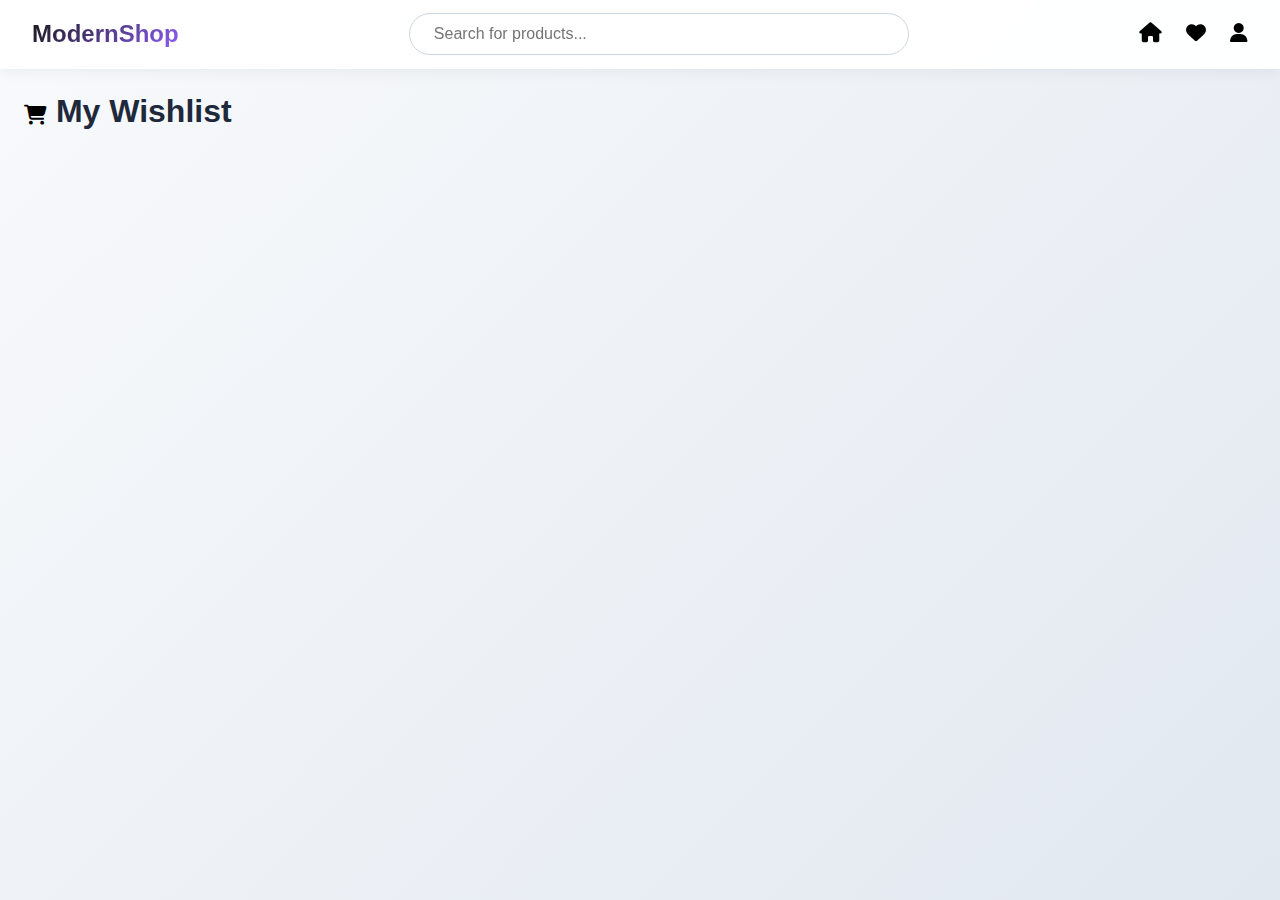
<file: Task_04/Product_Page/cart.html>
<!DOCTYPE html>
<html lang="en">
  <head>
    <meta charset="UTF-8" />
    <meta name="viewport" content="width=device-width, initial-scale=1.0" />
    <title>Shopping Cart | Modern Store</title>
    <link
      rel="stylesheet"
      href="https://cdnjs.cloudflare.com/ajax/libs/font-awesome/6.5.0/css/all.min.css"
    />
    <style>
      /* Modern CSS Reset & Base Styles */
      * {
        margin: 0;
        padding: 0;
        box-sizing: border-box;
        font-family: "Inter", -apple-system, BlinkMacSystemFont, sans-serif;
      }

      body {
        background: linear-gradient(135deg, #f8fafc 0%, #e2e8f0 100%);
        min-height: 100vh;
        color: var(--dark);
        overflow-x: hidden;
      }

      :root {
        --primary: #1a1a1a;
        --primary-light: #333333;
        --primary-dark: #000000;
        --secondary: #f59e0b;
        --accent: #8b5cf6;
        --dark: #1e293b;
        --darker: #0f172a;
        --light: #f8fafc;
        --gray: #94a3b8;
        --gray-light: #cbd5e1;
        --success: #10b981;
        --danger: #ef4444;
        --card-bg: #ffffff;
        --card-shadow: rgba(0, 0, 0, 0.08);
        --glass: rgba(255, 255, 255, 0.15);
        --glass-border: rgba(255, 255, 255, 0.2);
        --glass-dark: rgba(0, 0, 0, 0.1);
      }

      .main {
        display: flex;
        flex-direction: column;
        min-height: 100vh;
      }

      /* Header Styles */
      .header {
        position: sticky;
        top: 0;
        left: 0;
        width: 100%;
        z-index: 1000;
        display: flex;
        justify-content: space-between;
        align-items: center;
        padding: 0.8rem 2rem;
        background: rgba(255, 255, 255, 0.95);
        backdrop-filter: blur(10px);
        -webkit-backdrop-filter: blur(10px);
        box-shadow: 0 4px 12px rgba(0, 0, 0, 0.05);
        border-bottom: 1px solid rgba(255, 255, 255, 0.2);
      }

      .header-title {
        display: flex;
        align-items: center;
        gap: 1rem;
      }

      .header-title h1 {
        font-size: 1.5rem;
        font-weight: 700;
        background: linear-gradient(135deg, var(--primary), var(--accent));
        -webkit-background-clip: text;
        -webkit-text-fill-color: transparent;
      }

      .header input[type="text"] {
        font-size: 16px;
        padding: 0.7rem 1.5rem;
        border: 1px solid var(--gray-light);
        border-radius: 30px;
        width: 500px;
        max-width: 100%;
        outline: none;
        box-sizing: border-box;
        background: rgba(255, 255, 255, 0.8);
        transition: all 0.3s ease;
      }

      .header input[type="text"]:focus {
        border-color: var(--primary-light);
        box-shadow: 0 0 0 3px rgba(26, 26, 26, 0.2);
      }

      .header-items {
        display: flex;
        gap: 1.5rem;
      }

      .logo {
        text-decoration: none;
        color: var(--dark);
        font-weight: 500;
        font-size: 1.2rem;
        position: relative;
        transition: all 0.3s ease;
      }

      
      .logo:hover {
        color: var(--primary);
        transform: translateY(-2px);
      }

      .logo i {
        font-size: 1.3rem;
      }

      .cart-count {
        position: absolute;
        top: -8px;
        right: -8px;
        background: var(--primary);
        color: white;
        font-size: 0.7rem;
        width: 18px;
        height: 18px;
        border-radius: 50%;
        display: flex;
        align-items: center;
        justify-content: center;
        font-weight: 600;
      }

      /* Page Content */
      .page {
        flex: 1;
        width: 100%;
        padding: 1.5rem;
        overflow-y: auto;
        box-sizing: border-box;
        max-width: 100%;
      }

      .page-title {
        font-size: 2rem;
        font-weight: 700;
        margin-bottom: 2rem;
        color: var(--darker);
        display: flex;
        align-items: center;
        gap: 0.8rem;
      }

      .page-title i {
        color: var(--primary);
      }

      /* Cart Container */
      .cart-container {
        display: grid;
        grid-template-columns: 1fr 350px;
        gap: 2rem;
        margin-bottom: 2rem;
      }

      @media (max-width: 900px) {
        .cart-container {
          grid-template-columns: 1fr;
        }
      }

      /* Cart Items */
      .cart-items {
        background: var(--card-bg);
        border-radius: 16px;
        overflow: hidden;
        box-shadow: 0 10px 25px var(--card-shadow);
      }

      .cart-header {
        display: grid;
        grid-template-columns: 3fr 1fr 1fr 1fr;
        padding: 1.5rem;
        background: #f8fafc;
        border-bottom: 1px solid var(--gray-light);
        font-weight: 600;
        color: var(--gray);
      }

      @media (max-width: 768px) {
        .cart-header {
          display: none;
        }
      }

      .cart-item {
        display: grid;
        grid-template-columns: 100px 2fr 1fr 1fr 1fr;
        gap: 1rem;
        align-items: center;
        padding: 1.5rem;
        border-bottom: 1px solid var(--gray-light);
        transition: all 0.3s ease;
      }

      .cart-item:hover {
        background: #f8fafc;
      }

      @media (max-width: 768px) {
        .cart-item {
          grid-template-columns: 80px 1fr;
          grid-template-areas:
            "image details"
            "image price"
            "quantity quantity"
            "remove remove";
          padding: 1.2rem;
        }
      }

      .cart-item-img {
        width: 100%;
        height: 100px;
        object-fit: contain;
        border-radius: 8px;
        background: white;
        padding: 0.8rem;
        border: 1px solid var(--gray-light);
      }

      @media (max-width: 768px) {
        .cart-item-img {
          grid-area: image;
          height: 80px;
        }
      }

      .cart-item-details {
        padding-right: 1rem;
      }

      @media (max-width: 768px) {
        .cart-item-details {
          grid-area: details;
        }
      }

      .cart-item-title {
        font-weight: 600;
        font-size: 1.1rem;
        margin-bottom: 0.5rem;
        color: var(--darker);
      }

      .cart-item-category {
        font-size: 0.85rem;
        color: var(--gray);
        background: #f1f5f9;
        padding: 0.2rem 0.7rem;
        border-radius: 20px;
        display: inline-block;
      }

      .cart-item-price {
        font-weight: 600;
        color: var(--primary);
      }

      @media (max-width: 768px) {
        .cart-item-price {
          grid-area: price;
          text-align: right;
          font-size: 1.1rem;
        }
      }

      .cart-item-quantity {
        display: flex;
        align-items: center;
        justify-content: center;
      }

      @media (max-width: 768px) {
        .cart-item-quantity {
          grid-area: quantity;
          justify-content: start;
          margin-top: 0.8rem;
        }
      }

      .quantity-controls {
        display: flex;
        align-items: center;
        border: 1px solid var(--gray-light);
        border-radius: 8px;
        overflow: hidden;
      }

      .quantity-btn {
        width: 36px;
        height: 36px;
        background: #f8fafc;
        border: none;
        font-size: 1.2rem;
        display: flex;
        align-items: center;
        justify-content: center;
        cursor: pointer;
        transition: all 0.2s ease;
      }

      .quantity-btn:hover {
        background: #e2e8f0;
      }

      .quantity-btn.decrease {
        color: var(--danger);
      }

      .quantity-btn.increase {
        color: var(--success);
      }

      .quantity-value {
        width: 40px;
        text-align: center;
        font-weight: 600;
      }

      .cart-item-total {
        font-weight: 700;
        color: var(--darker);
        text-align: center;
      }

      @media (max-width: 768px) {
        .cart-item-total {
          display: none;
        }
      }

      .cart-item-remove {
        display: flex;
        justify-content: center;
      }

      @media (max-width: 768px) {
        .cart-item-remove {
          grid-area: remove;
          justify-content: start;
          margin-top: 0.8rem;
        }
      }

      .remove-btn {
        background: #fee2e2;
        color: var(--danger);
        border: none;
        border-radius: 6px;
        padding: 0.5rem 1rem;
        font-size: 0.9rem;
        font-weight: 500;
        cursor: pointer;
        transition: all 0.2s ease;
        display: flex;
        align-items: center;
        gap: 0.4rem;
      }

      .remove-btn:hover {
        background: #fecaca;
      }

      /* Cart Summary */
      .cart-summary {
        background: var(--card-bg);
        border-radius: 16px;
        box-shadow: 0 10px 25px var(--card-shadow);
        padding: 1.8rem;
        height: fit-content;
        position: sticky;
        top: 1.5rem;
      }

      .summary-title {
        font-size: 1.4rem;
        font-weight: 700;
        margin-bottom: 1.5rem;
        color: var(--darker);
        padding-bottom: 1rem;
        border-bottom: 1px solid var(--gray-light);
      }

      .summary-details {
        display: flex;
        flex-direction: column;
        gap: 0.8rem;
        margin-bottom: 1.5rem;
      }

      .summary-row {
        display: flex;
        justify-content: space-between;
        font-size: 1rem;
      }

      .summary-row.total {
        font-size: 1.2rem;
        font-weight: 700;
        color: var(--darker);
        margin-top: 0.8rem;
        padding-top: 1rem;
        border-top: 1px solid var(--gray-light);
      }

      .discount-code {
        margin: 1.5rem 0;
      }

      .discount-form {
        display: flex;
        gap: 0.8rem;
      }

      .discount-input {
        flex: 1;
        padding: 0.8rem 1rem;
        border: 1px solid var(--gray-light);
        border-radius: 8px;
        font-size: 1rem;
      }

      .discount-input:focus {
        outline: none;
        border-color: var(--primary);
      }

      .apply-btn {
        background: var(--primary);
        color: white;
        border: none;
        border-radius: 8px;
        padding: 0 1.5rem;
        font-weight: 500;
        cursor: pointer;
        transition: background 0.2s ease;
      }

      .apply-btn:hover {
        background: var(--primary-dark);
      }

      .buy-now-btn {
        width: 100%;
        padding: 1rem;
        background: var(--primary);
        color: white;
        font-size: 1.1rem;
        font-weight: 600;
        border: none;
        border-radius: 12px;
        cursor: pointer;
        transition: all 0.3s ease;
        display: flex;
        align-items: center;
        justify-content: center;
        gap: 0.8rem;
        margin-top: 1.5rem;
      }

      .buy-now-btn:hover:not(:disabled) {
        transform: translateY(-2px);
        box-shadow: 0 6px 20px rgba(26, 26, 26, 0.3);
      }

      .buy-now-btn:disabled {
        background: var(--gray-light);
        cursor: not-allowed;
        transform: none;
        box-shadow: none;
      }

      .continue-shopping {
        display: block;
        text-align: center;
        margin-top: 1.5rem;
        color: var(--primary);
        text-decoration: none;
        font-weight: 500;
        transition: color 0.2s ease;
      }

      .continue-shopping:hover {
        color: var(--primary-dark);
        text-decoration: underline;
      }

      /* Empty Cart */
      .empty-cart {
        text-align: center;
        padding: 3rem 1.5rem;
        background: var(--card-bg);
        border-radius: 16px;
        box-shadow: 0 10px 25px var(--card-shadow);
      }

      .empty-cart-icon {
        font-size: 4rem;
        color: var(--gray-light);
        margin-bottom: 1.5rem;
      }

      .empty-cart h2 {
        font-size: 1.8rem;
        margin-bottom: 1rem;
        color: var(--gray);
      }

      .empty-cart p {
        color: var(--gray);
        margin-bottom: 2rem;
        max-width: 400px;
        margin-left: auto;
        margin-right: auto;
      }

      .shop-now-btn {
        display: inline-block;
        padding: 0.8rem 2rem;
        background: var(--primary);
        color: white;
        text-decoration: none;
        border-radius: 8px;
        font-weight: 600;
        transition: all 0.3s ease;
      }

      .shop-now-btn:hover {
        background: var(--primary-dark);
        transform: translateY(-2px);
        box-shadow: 0 6px 20px rgba(26, 26, 26, 0.3);
      }

      /* Toast Notification */
      .toast {
        position: fixed;
        bottom: 20px;
        right: 20px;
        padding: 1rem 1.5rem;
        background: var(--darker);
        color: white;
        border-radius: 10px;
        box-shadow: 0 10px 25px rgba(0, 0, 0, 0.2);
        z-index: 2000;
        opacity: 0;
        transform: translateY(100px);
        transition: all 0.3s ease;
        display: flex;
        align-items: center;
        gap: 0.8rem;
      }

      .toast.show {
        opacity: 1;
        transform: translateY(0);
      }

      /* Animations */
      .fade-in {
        opacity: 0;
        transform: translateY(20px);
        animation: fadeIn 0.6s ease forwards;
      }

      @keyframes fadeIn {
        to {
          opacity: 1;
          transform: translateY(0);
        }
      }

      /* Responsive Design */
      @media (max-width: 1024px) {
        .header input[type="text"] {
          width: 400px;
        }
      }

      @media (max-width: 768px) {
        .header {
          padding: 0.8rem 1rem;
          flex-wrap: wrap;
          gap: 1rem;
        }

        .header input[type="text"] {
          width: 100%;
          order: 3;
        }

        .cart-item {
          grid-template-columns: 80px 1fr;
          grid-template-areas:
            "image details"
            "image price"
            "quantity quantity"
            "remove remove";
          padding: 1.2rem;
        }
      }

      @media (max-width: 640px) {
        .header-title h1 {
          font-size: 1.3rem;
        }

        .header-items {
          gap: 1rem;
        }

        .page {
          padding: 1rem;
        }

        .cart-summary {
          position: static;
        }
      }

      /* Custom Scrollbar */
      ::-webkit-scrollbar {
        width: 8px;
      }

      ::-webkit-scrollbar-track {
        background: #f1f1f1;
      }

      ::-webkit-scrollbar-thumb {
        background: var(--primary-light);
        border-radius: 4px;
      }

      ::-webkit-scrollbar-thumb:hover {
        background: var(--primary);
      }
      .fa-solid{
        font-size: 20px;
        color: black;
      }
    </style>
  </head>
  <body>
    <div class="main">
      <!-- Modern Header -->
      <header class="header">
        <div class="header-title">
          <h1></i>ModernShop</h1>
        </div>
        <div class="header-search">
          <input type="text" placeholder="Search for products..." />
        </div>
        <div class="header-items">
          <a href="./home.html" title="Home"
            ><i class="fa-solid fa-house"></i
          ></a>
          <a href="./wishlist.html" title="Wishlist"
            ><i class="fa-solid fa-heart"></i
          ></a>
          <a href="./profile.html" title="Profile"
            ><i class="fa-solid fa-user"></i
          ></a>
        </div>
      </header>

      <!-- Page Content -->
      <div class="page" id="page">

         <div class="page-heading">
          <h1><i class="fa-solid fa-cart-shopping"></i> My Wishlist</h1>
        </div>

        <div id="cartContainer">
          <!-- Cart items will be dynamically inserted here -->
        </div>
      </div>

      <!-- Toast Notification -->
      <div class="toast" id="toast">
        <i class="fa-solid fa-circle-check"></i>
        <span id="toastMessage"></span>
      </div>
    </div>

    <script>
      document.addEventListener("DOMContentLoaded", function () {
        const cartContainer = document.getElementById("cartContainer");
        const toast = document.getElementById("toast");
        const toastMessage = document.getElementById("toastMessage");

        // Initialize cart from localStorage
        let cart = JSON.parse(localStorage.getItem("cart")) || [];

        // Render cart items on page load
        renderCartItems();

        function renderCartItems() {
          cartContainer.innerHTML = "";

          if (cart.length === 0) {
            cartContainer.innerHTML = `
              <div class="empty-cart fade-in">
                <i class="fa-solid fa-cart-shopping empty-cart-icon"></i>
                <h2>Your cart is empty</h2>
                <p>Looks like you haven't added anything to your cart yet. Start shopping to add items!</p>
                <a href="./home.html" class="shop-now-btn">Shop Now</a>
              </div>
            `;
            return;
          }

          // Create cart layout
          const cartElement = document.createElement("div");
          cartElement.className = "cart-container";

          // Cart items section
          const cartItemsElement = document.createElement("div");
          cartItemsElement.className = "cart-items";

          // Cart header
          const cartHeader = document.createElement("div");
          cartHeader.className = "cart-header";
          cartHeader.innerHTML = `
            <span>Product</span>
            <span>Price</span>
            <span>Quantity</span>
            <span>Total</span>
          `;
          cartItemsElement.appendChild(cartHeader);

          // Add each cart item
          let subtotal = 0;

          cart.forEach((item, index) => {
            const itemTotal = item.price * (item.quantity || 1);
            subtotal += itemTotal;

            const cartItemElement = document.createElement("div");
            cartItemElement.className = "cart-item fade-in";
            cartItemElement.style.animationDelay = `${index * 0.1}s`;

            cartItemElement.innerHTML = `
              <img src="${item.image}" class="cart-item-img" alt="${
              item.name
            }" />
              <div class="cart-item-details">
                <h3 class="cart-item-title">${item.name}</h3>
                <span class="cart-item-category">${
                  item.category || "General"
                }</span>
              </div>
              <div class="cart-item-price">$${item.price.toFixed(2)}</div>
              <div class="cart-item-quantity">
                <div class="quantity-controls">
                  <button class="quantity-btn decrease" data-index="${index}">-</button>
                  <span class="quantity-value">${item.quantity || 1}</span>
                  <button class="quantity-btn increase" data-index="${index}">+</button>
                </div>
              </div>
              <div class="cart-item-total">$${itemTotal.toFixed(2)}</div>
              <div class="cart-item-remove">
                <button class="remove-btn" data-index="${index}">
                  <i class="fa-solid fa-trash"></i> Remove
                </button>
              </div>
            `;

            cartItemsElement.appendChild(cartItemElement);
          });

          // Cart summary section
          const shipping = subtotal > 0 ? 5.99 : 0; // Flat rate shipping
          const tax = subtotal * 0.08; // Example tax 8%
          const total = subtotal + shipping + tax;

          const cartSummaryElement = document.createElement("div");
          cartSummaryElement.className = "cart-summary";
          cartSummaryElement.innerHTML = `
            <h2 class="summary-title">Order Summary</h2>
            <div class="summary-details">
              <div class="summary-row">
                <span>Subtotal</span>
                <span>$${subtotal.toFixed(2)}</span>
              </div>
              <div class="summary-row">
                <span>Shipping</span>
                <span>$${shipping.toFixed(2)}</span>
              </div>
              <div class="summary-row">
                <span>Tax</span>
                <span>$${tax.toFixed(2)}</span>
              </div>
              <div class="summary-row total">
                <span>Total</span>
                <span>$${total.toFixed(2)}</span>
              </div>
            </div>
            
            <div class="discount-code">
              <div class="discount-form">
                <input type="text" class="discount-input" placeholder="Discount code" />
                <button class="apply-btn">Apply</button>
              </div>
            </div>
            
            <button class="buy-now-btn" id="buyNowBtn">
              <i class="fa-solid fa-lock"></i> Checkout
            </button>
            
            <a href="./home.html" class="continue-shopping">
              <i class="fa-solid fa-arrow-left"></i> Continue Shopping
            </a>
          `;

          // Add elements to container
          cartElement.appendChild(cartItemsElement);
          cartElement.appendChild(cartSummaryElement);
          cartContainer.appendChild(cartElement);

          // Add event listeners
          attachEventListeners();
        }

        function attachEventListeners() {
          // Quantity decrease buttons
          document.querySelectorAll(".quantity-btn.decrease").forEach((btn) => {
            btn.addEventListener("click", function () {
              const index = this.getAttribute("data-index");
              if (cart[index].quantity > 1) {
                cart[index].quantity--;
                updateCart();
                showToast("Quantity updated");
              }
            });
          });

          // Quantity increase buttons
          document.querySelectorAll(".quantity-btn.increase").forEach((btn) => {
            btn.addEventListener("click", function () {
              const index = this.getAttribute("data-index");
              cart[index].quantity = (cart[index].quantity || 1) + 1;
              updateCart();
              showToast("Quantity updated");
            });
          });

          // Remove buttons
          document.querySelectorAll(".remove-btn").forEach((btn) => {
            btn.addEventListener("click", function () {
              const index = this.getAttribute("data-index");
              const itemName = cart[index].name;
              cart.splice(index, 1);
              updateCart();
              showToast(`${itemName} removed from cart`);
            });
          });

          // Checkout button
          const buyNowBtn = document.getElementById("buyNowBtn");
          if (buyNowBtn) {
            buyNowBtn.addEventListener("click", handleCheckout);
          }
        }

        function updateCart() {
          // Save updated cart to localStorage
          localStorage.setItem("cart", JSON.stringify(cart));

          // Re-render cart
          renderCartItems();
        }

        function handleCheckout() {
          if (cart.length === 0) return;

          showToast("Redirecting to checkout...");

          // Simulate processing delay
          setTimeout(() => {
            alert("Order successfully placed! Thank you for your purchase.");
            localStorage.removeItem("cart");
            cart = [];
            renderCartItems();
          }, 1500);
        }

        function showToast(message) {
          toastMessage.textContent = message;
          toast.classList.add("show");

          setTimeout(() => {
            toast.classList.remove("show");
          }, 3000);
        }
      });
    </script>
  </body>
</html>
</file>
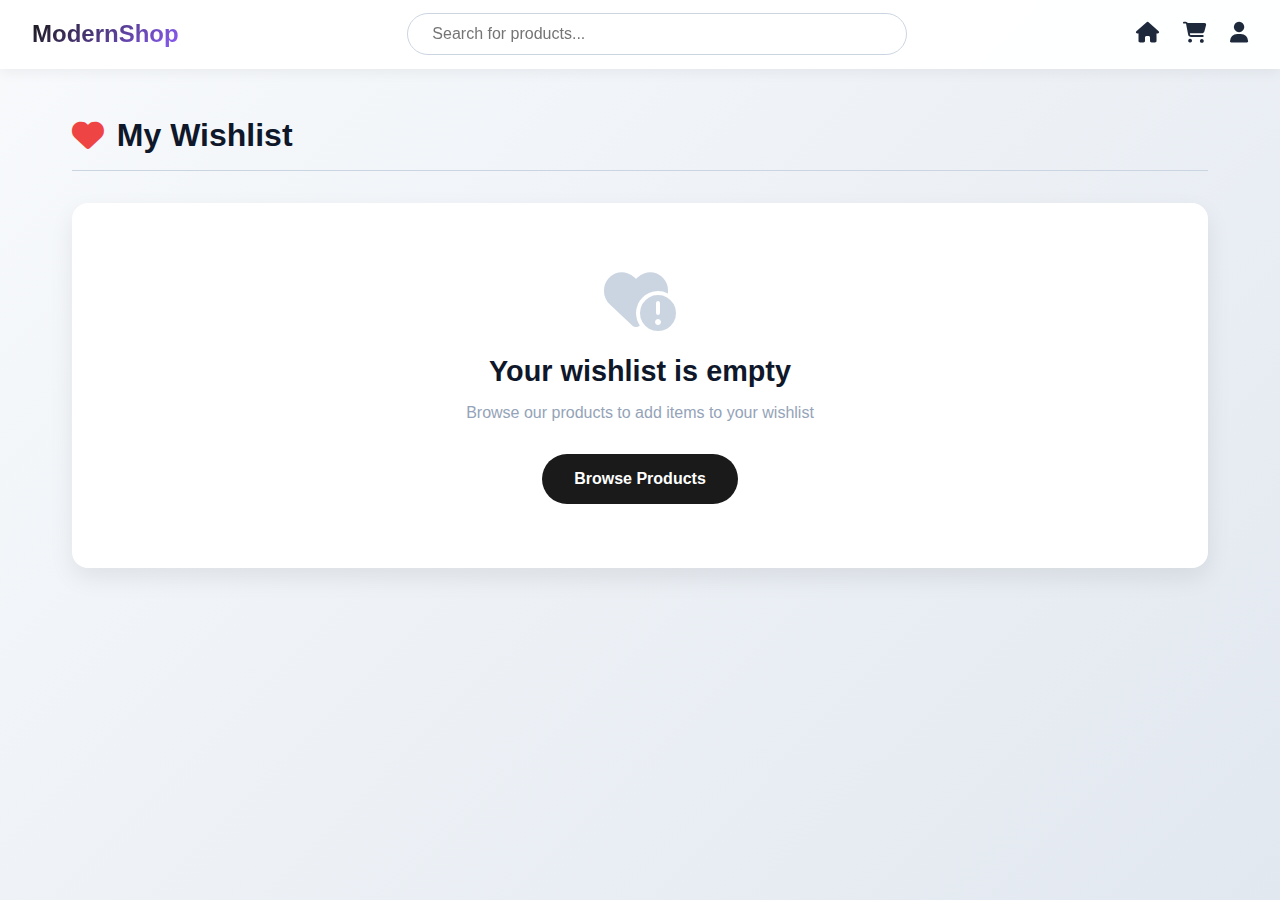
<file: Task_04/Product_Page/wishlist.html>
<!DOCTYPE html>
<html lang="en">
  <head>
    <meta charset="UTF-8" />
    <meta name="viewport" content="width=device-width, initial-scale=1.0" />
    <title>Your Wishlist | Modern Store</title>
    <link
      rel="stylesheet"
      href="https://cdnjs.cloudflare.com/ajax/libs/font-awesome/6.5.0/css/all.min.css"
    />
    <style>
      :root {
        --primary: #1a1a1a;
        --primary-light: #333333;
        --primary-dark: #000000;
        --secondary: #f59e0b;
        --accent: #8b5cf6;
        --dark: #1e293b;
        --darker: #0f172a;
        --light: #f8fafc;
        --gray: #94a3b8;
        --gray-light: #cbd5e1;
        --success: #10b981;
        --danger: #ef4444;
        --card-bg: #ffffff;
        --card-shadow: rgba(0, 0, 0, 0.08);
        --glass: rgba(255, 255, 255, 0.15);
        --glass-border: rgba(255, 255, 255, 0.2);
        --glass-dark: rgba(0, 0, 0, 0.1);
      }

      * {
        margin: 0;
        padding: 0;
        box-sizing: border-box;
        font-family: "Inter", -apple-system, BlinkMacSystemFont, sans-serif;
      }

      body {
        background: linear-gradient(135deg, #f8fafc 0%, #e2e8f0 100%);
        min-height: 100vh;
        color: var(--dark);
        overflow-x: hidden;
      }

      .main {
        display: flex;
        flex-direction: column;
        min-height: 100vh;
      }

      /* Header Styles */
      .header {
        position: sticky;
        top: 0;
        left: 0;
        width: 100%;
        z-index: 1000;
        display: flex;
        justify-content: space-between;
        align-items: center;
        padding: 0.8rem 2rem;
        background: rgba(255, 255, 255, 0.95);
        backdrop-filter: blur(10px);
        -webkit-backdrop-filter: blur(10px);
        box-shadow: 0 4px 12px rgba(0, 0, 0, 0.05);
        border-bottom: 1px solid rgba(255, 255, 255, 0.2);
      }

      .header-title {
        display: flex;
        align-items: center;
        gap: 1rem;
      }

      .header-title h1 {
        font-size: 1.5rem;
        font-weight: 700;
        background: linear-gradient(135deg, var(--primary), var(--accent));
        -webkit-background-clip: text;
        -webkit-text-fill-color: transparent;
      }

      .header input[type="text"] {
        font-size: 16px;
        padding: 0.7rem 1.5rem;
        border: 1px solid var(--gray-light);
        border-radius: 30px;
        width: 500px;
        max-width: 100%;
        outline: none;
        box-sizing: border-box;
        background: rgba(255, 255, 255, 0.8);
        transition: all 0.3s ease;
      }

      .header input[type="text"]:focus {
        border-color: var(--primary-light);
        box-shadow: 0 0 0 3px rgba(59, 130, 246, 0.2);
      }

      .header-items {
        display: flex;
        gap: 1.5rem;
      }

      .logo {
        text-decoration: none;
        color: var(--dark);
        font-weight: 500;
        font-size: 1.2rem;
        position: relative;
        transition: all 0.3s ease;
      }

      .logo:hover {
        color: var(--primary);
        transform: translateY(-2px);
      }

      .logo i {
        font-size: 1.3rem;
      }

      .cart-count,
      .wishlist-count {
        position: absolute;
        top: -8px;
        right: -8px;
        background: var(--danger);
        color: white;
        font-size: 12px;
        width: 18px;
        height: 18px;
        border-radius: 50%;
        display: flex;
        align-items: center;
        justify-content: center;
        font-weight: 600;
      }

      .cart-count.hidden,
      .wishlist-count.hidden {
        display: none;
      }

      /* Page Content */
      .page {
        flex: 1;
        width: 100%;
        padding: 2rem;
        overflow-y: auto;
        box-sizing: border-box;
        max-width: 1200px;
        margin: 0 auto;
      }

      .page-heading {
        display: flex;
        justify-content: space-between;
        align-items: center;
        margin-bottom: 2rem;
        padding: 1rem 0;
        border-bottom: 1px solid var(--gray-light);
      }

      .page-heading h1 {
        font-size: 2rem;
        font-weight: 700;
        color: var(--darker);
        display: flex;
        align-items: center;
        gap: 0.8rem;
      }

      .page-heading h1 i {
        color: var(--danger);
      }

      /* Wishlist Items */
      .wishlist-container {
        display: grid;
        grid-template-columns: repeat(auto-fill, minmax(300px, 1fr));
        gap: 1.5rem;
        margin-bottom: 2rem;
      }

      .wishlist-item {
        background: var(--card-bg);
        border-radius: 16px;
        overflow: hidden;
        box-shadow: 0 10px 25px var(--card-shadow);
        transition: all 0.3s ease;
        display: flex;
        flex-direction: column;
        height: 100%;
        position: relative;
      }

      .wishlist-item:hover {
        transform: translateY(-5px);
        box-shadow: 0 15px 35px rgba(0, 0, 0, 0.15);
      }

      .wishlist-img-container {
        width: 100%;
        height: 200px;
        overflow: hidden;
        position: relative;
        background: #f8fafc;
      }

      .wishlist-img {
        width: 100%;
        height: 100%;
        display: block;
        object-fit: contain;
        padding: 1.5rem;
        transition: transform 0.5s ease;
      }

      .wishlist-item:hover .wishlist-img {
        transform: scale(1.05);
      }

      .remove-wishlist {
        position: absolute;
        top: 12px;
        right: 12px;
        background: rgba(255, 255, 255, 0.9);
        padding: 8px;
        border-radius: 50%;
        cursor: pointer;
        z-index: 5;
        transition: all 0.3s ease;
        box-shadow: 0 4px 10px rgba(0, 0, 0, 0.1);
      }

      .remove-wishlist:hover {
        transform: scale(1.1);
        background: white;
      }

      .remove-wishlist i {
        color: var(--danger);
        font-size: 1.2rem;
      }

      .wishlist-info {
        padding: 1.5rem;
        flex-grow: 1;
        display: flex;
        flex-direction: column;
      }

      .wishlist-title {
        font-size: 1.1rem;
        margin: 0 0 0.8rem 0;
        color: var(--darker);
        font-weight: 600;
        line-height: 1.4;
      }

      .wishlist-price {
        font-size: 1.3rem;
        font-weight: 700;
        color: var(--primary);
        margin: 0 0 0.8rem 0;
      }

      .wishlist-rating {
        color: var(--secondary);
        font-size: 0.9rem;
        margin: 0 0 1.2rem 0;
        letter-spacing: 1px;
      }

      .wishlist-actions {
        padding: 0 1.5rem 1.5rem;
        margin-top: auto;
        display: flex;
        gap: 0.8rem;
      }

      .move-to-cart-btn,
      .view-product-btn {
        flex: 1;
        padding: 0.8rem;
        border: none;
        border-radius: 10px;
        font-weight: 600;
        text-transform: uppercase;
        letter-spacing: 0.5px;
        cursor: pointer;
        transition: all 0.3s ease;
        display: flex;
        align-items: center;
        justify-content: center;
        gap: 0.5rem;
      }

      .move-to-cart-btn {
        background: var(--primary);
        color: white;
      }

      .move-to-cart-btn:hover {
        background: var(--primary-dark);
        transform: translateY(-2px);
        box-shadow: 0 5px 15px rgba(0, 0, 0, 0.2);
      }

      .view-product-btn {
        background: transparent;
        color: var(--primary);
        border: 1px solid var(--gray-light);
      }

      .view-product-btn:hover {
        background: var(--gray-light);
        transform: translateY(-2px);
      }

      /* Empty Wishlist */
      .empty-wishlist {
        text-align: center;
        padding: 4rem 2rem;
        background: var(--card-bg);
        border-radius: 16px;
        box-shadow: 0 10px 25px var(--card-shadow);
        margin: 2rem 0;
      }

      .empty-wishlist i {
        font-size: 4rem;
        color: var(--gray-light);
        margin-bottom: 1.5rem;
      }

      .empty-wishlist h2 {
        font-size: 1.8rem;
        margin-bottom: 1rem;
        color: var(--darker);
      }

      .empty-wishlist p {
        color: var(--gray);
        margin-bottom: 2rem;
        max-width: 500px;
        margin-left: auto;
        margin-right: auto;
      }

      .browse-btn {
        display: inline-block;
        padding: 1rem 2rem;
        background: var(--primary);
        color: white;
        text-decoration: none;
        border-radius: 30px;
        font-weight: 600;
        transition: all 0.3s ease;
      }

      .browse-btn:hover {
        background: var(--primary-dark);
        transform: translateY(-2px);
        box-shadow: 0 10px 20px rgba(0, 0, 0, 0.15);
      }

      /* Footer */
      .modern-footer {
        background: var(--primary-dark);
        color: var(--light);
        padding: 3rem 0 2rem;
        margin-top: 4rem;
      }

      .footer-content {
        max-width: 1200px;
        margin: 0 auto;
        padding: 0 2rem;
        display: grid;
        grid-template-columns: repeat(auto-fit, minmax(250px, 1fr));
        gap: 2rem;
      }

      .footer-column h3 {
        font-size: 1.2rem;
        margin-bottom: 1.5rem;
        color: white;
        position: relative;
        padding-bottom: 0.5rem;
      }

      .footer-column h3::after {
        content: "";
        position: absolute;
        bottom: 0;
        left: 0;
        width: 40px;
        height: 3px;
        background: var(--primary);
        border-radius: 2px;
      }

      .footer-links {
        display: flex;
        flex-direction: column;
        gap: 0.8rem;
      }

      .footer-link {
        color: var(--gray-light);
        text-decoration: none;
        transition: all 0.3s ease;
        display: flex;
        align-items: center;
        gap: 0.5rem;
      }

      .footer-link:hover {
        color: white;
        transform: translateX(5px);
      }

      .footer-link i {
        font-size: 0.8rem;
      }

      .footer-bottom {
        text-align: center;
        padding-top: 2rem;
        margin-top: 2rem;
        border-top: 1px solid rgba(255, 255, 255, 0.1);
        color: var(--gray);
        font-size: 0.9rem;
      }

      /* Toast Notification */
      .toast {
        position: fixed;
        bottom: 20px;
        right: 20px;
        padding: 1rem 1.5rem;
        background: var(--darker);
        color: white;
        border-radius: 10px;
        box-shadow: 0 10px 25px rgba(0, 0, 0, 0.2);
        z-index: 2000;
        opacity: 0;
        transform: translateY(100px);
        transition: all 0.3s ease;
        display: flex;
        align-items: center;
        gap: 0.8rem;
      }

      .toast.show {
        opacity: 1;
        transform: translateY(0);
      }

      .toast i {
        font-size: 1.2rem;
      }

      .toast.success {
        background: var(--success);
      }

      .toast.error {
        background: var(--danger);
      }

      /* Responsive Design */
      @media (max-width: 1024px) {
        .header input[type="text"] {
          width: 400px;
        }
      }

      @media (max-width: 768px) {
        .header {
          padding: 0.8rem 1rem;
          flex-wrap: wrap;
          gap: 1rem;
        }

        .header input[type="text"] {
          width: 100%;
          order: 3;
        }

        .wishlist-container {
          grid-template-columns: repeat(auto-fill, minmax(250px, 1fr));
          gap: 1.5rem;
        }
      }

      @media (max-width: 640px) {
        .header-title h1 {
          font-size: 1.3rem;
        }

        .header-items {
          gap: 1rem;
        }

        .page {
          padding: 1rem;
        }

        .page-heading {
          flex-direction: column;
          align-items: flex-start;
          gap: 1rem;
        }

        .wishlist-container {
          grid-template-columns: 1fr;
          gap: 1rem;
        }

        .wishlist-actions {
          flex-direction: column;
        }
      }
    </style>
  </head>
  <body>
    <div class="main">
      <!-- Header -->
      <div class="header">
        <div class="header-title">
          <h1></i>ModernShop</h1>
        </div>
        <input type="text" placeholder="Search for products..." />
        <div class="header-items">
          <a href="./home.html" class="logo" id="home"
            ><i class="fa-solid fa-house"></i
          ></a>
          <a href="./cart.html" class="logo" id="cart"
            ><i class="fa-solid fa-cart-shopping"></i
            ><span class="cart-count hidden">0</span></a
          >
          <a href="./profile.html" class="logo" id="profile"
            ><i class="fa-solid fa-user"></i
          ></a>
        </div>
      </div>

      <!-- Page Content -->
      <div class="page">
        <div class="page-heading">
          <h1><i class="fa-solid fa-heart"></i> My Wishlist</h1>
        </div>

        <div class="wishlist-container" id="wishlistContainer">
          <!-- Wishlist items will be dynamically inserted here -->
        </div>

        <!-- Empty Wishlist Message (hidden by default) -->
        <div class="empty-wishlist" id="emptyWishlist" style="display: none">
          <i class="fa-solid fa-heart-circle-exclamation"></i>
          <h2>Your wishlist is empty</h2>
          <p>Browse our products to add items to your wishlist</p>
          <a href="./home.html" class="browse-btn">Browse Products</a>
        </div>
      </div>
    </div>

    <!-- Toast Notification -->
    <div class="toast" id="toast">
      <i class="fas fa-check-circle"></i>
      <span id="toastMessage"></span>
    </div>

    <script>
      document.addEventListener("DOMContentLoaded", function () {
        const wishlistContainer = document.getElementById("wishlistContainer");
        const emptyWishlist = document.getElementById("emptyWishlist");
        const toast = document.getElementById("toast");
        const toastMessage = document.getElementById("toastMessage");
        const cartCount = document.querySelector(".cart-count");

        let wishlist = JSON.parse(localStorage.getItem("wishlist")) || [];
        let cart = JSON.parse(localStorage.getItem("cart")) || [];

        // Update counter badges
        function updateCounters() {
          // Update cart count badge
          const totalCartItems = cart.reduce(
            (total, item) => total + (item.quantity || 1),
            0
          );
          
          if (totalCartItems > 0) {
            cartCount.textContent = totalCartItems;
            cartCount.classList.remove("hidden");
          } else {
            cartCount.classList.add("hidden");
          }
        }

        // Show toast notification
        function showToast(message, type = "success") {
          toastMessage.textContent = message;
          toast.className = `toast ${type}`;
          toast.classList.add("show");

          setTimeout(() => {
            toast.classList.remove("show");
          }, 3000);
        }

        // Fetch products and render wishlist items
        function renderWishlistItems() {
          wishlistContainer.innerHTML = "";
          updateCounters();

          // Check if wishlist is empty
          if (wishlist.length === 0) {
            emptyWishlist.style.display = "block";
            wishlistContainer.style.display = "none";
            return;
          }

          // Fetch products from JSON file
          fetch("./products.json")
            .then((res) => res.json())
            .then((data) => {
              const allProducts = data.products;
              
              // Filter products based on wishlist IDs
              const wishlistProducts = allProducts.filter((product) => 
                wishlist.includes(product.id)
              );

              if (wishlistProducts.length === 0) {
                emptyWishlist.style.display = "block";
                wishlistContainer.style.display = "none";
                return;
              }

              emptyWishlist.style.display = "none";
              wishlistContainer.style.display = "grid";

              wishlistProducts.forEach((product, index) => {
                const wishlistItem = document.createElement("div");
                wishlistItem.classList.add("wishlist-item");
                wishlistItem.innerHTML = `
                  <div class="wishlist-img-container">
                    <img src="${product.img}" alt="${
                  product.name
                }" class="wishlist-img" />
                    <div class="remove-wishlist">
                      <i class="fa-solid fa-trash"></i>
                    </div>
                  </div>
                  <div class="wishlist-info">
                    <h3 class="wishlist-title">${product.name}</h3>
                    <p class="wishlist-price">$${product.cost.toFixed(2)}</p>
                    <div class="wishlist-rating">
                      ${generateStarRating(product.rating || 4.5)}
                    </div>
                  </div>
                  <div class="wishlist-actions">
                    <button class="move-to-cart-btn">
                      <i class="fa-solid fa-cart-plus"></i> Add to Cart
                    </button>
                    <button class="view-product-btn">
                      <i class="fa-solid fa-eye"></i> View
                    </button>
                  </div>
                `;

                // Add event listeners
                wishlistItem
                  .querySelector(".remove-wishlist")
                  .addEventListener("click", () => {
                    removeFromWishlistById(product.id);
                  });

                wishlistItem
                  .querySelector(".move-to-cart-btn")
                  .addEventListener("click", () => {
                    moveToCart(product, product.id);
                  });

                wishlistItem
                  .querySelector(".view-product-btn")
                  .addEventListener("click", () => {
                    viewProduct(product.id);
                  });

                wishlistContainer.appendChild(wishlistItem);
              });
            })
            .catch((err) => {
              console.error("Error loading products:", err);
              emptyWishlist.style.display = "block";
              wishlistContainer.style.display = "none";
            });
        }

        // Remove item from wishlist by ID
        function removeFromWishlistById(productId) {
          const index = wishlist.indexOf(productId);
          if (index !== -1) {
            wishlist.splice(index, 1);
            localStorage.setItem("wishlist", JSON.stringify(wishlist));

            // Update parent window if it exists
            if (window.opener) {
              window.opener.postMessage(
                { type: "updateWishlist", wishlist: wishlist },
                "*"
              );
            }

            renderWishlistItems();
            showToast("Item removed from wishlist", "error");
          }
        }

        // Generate star rating HTML
        function generateStarRating(rating) {
          let stars = "";
          const fullStars = Math.floor(rating);
          const hasHalfStar = rating % 1 >= 0.5;

          for (let i = 0; i < fullStars; i++) {
            stars += '<i class="fas fa-star"></i>';
          }

          if (hasHalfStar) {
            stars += '<i class="fas fa-star-half-alt"></i>';
          }

          const emptyStars = 5 - fullStars - (hasHalfStar ? 1 : 0);
          for (let i = 0; i < emptyStars; i++) {
            stars += '<i class="far fa-star"></i>';
          }

          return stars;
        }

        // Move item to cart
        function moveToCart(item, index) {
          const existingItem = cart.find((cartItem) => cartItem.id === item.id);

          if (existingItem) {
            existingItem.quantity = (existingItem.quantity || 1) + 1;
          } else {
            cart.push({
              id: item.id,
              name: item.name,
              price: item.price,
              image: item.image,
              quantity: 1,
            });
          }

          localStorage.setItem("cart", JSON.stringify(cart));

          // Remove from wishlist after adding to cart
          wishlist.splice(index, 1);
          localStorage.setItem("wishlist", JSON.stringify(wishlist));

          // Update parent window if exists
          if (window.opener) {
            window.opener.postMessage(
              {
                type: "updateWishlist",
                wishlist: wishlist,
              },
              "*"
            );

            window.opener.postMessage(
              {
                type: "updateCart",
                cart: cart,
              },
              "*"
            );
          }

          renderWishlistItems();
          showToast("Item added to cart!");
        }

        // View product (placeholder function)
        function viewProduct(productId) {
          // In a real implementation, this would navigate to the product page
          showToast("Redirecting to product page...");
          // window.location.href = `product.html?id=${productId}`;
        }

        // Initialize the page
        updateCounters();
        renderWishlistItems();

        // Listen for updates from other pages
        window.addEventListener("message", (event) => {
          if (event.data.type === "updateWishlist") {
            wishlist =
              event.data.wishlist ||
              JSON.parse(localStorage.getItem("wishlist")) ||
              [];
            renderWishlistItems();
          }

          if (event.data.type === "updateCart") {
            cart =
              event.data.cart || JSON.parse(localStorage.getItem("cart")) || [];
            updateCounters();
          }
        });
      });
    </script>
  </body>
</html>
</file>
<file: Task_04/Note_Taking_App/style.css>
:root {
  --primary: #3b82f6;
  --primary-light: #60a5fa;
  --primary-dark: #2563eb;
  --secondary: #f59e0b;
  --accent: #8b5cf6;
  --dark: #1e293b;
  --darker: #0f172a;
  --light: #f8fafc;
  --gray: #94a3b8;
  --gray-light: #cbd5e1;
  --success: #10b981;
  --danger: #ef4444;
  --glass: rgba(255, 255, 255, 0.15);
  --glass-border: rgba(255, 255, 255, 0.2);
  --glass-dark: rgba(0, 0, 0, 0.1);
}

* {
  margin: 0;
  padding: 0;
  box-sizing: border-box;
  font-family: 'Inter', -apple-system, BlinkMacSystemFont, sans-serif;
}

body {
  background: linear-gradient(135deg, #0f172a 0%, #1e293b 100%);
  min-height: 100vh;
  color: var(--light);
  overflow-x: hidden;
}

.main {
  display: flex;
  min-height: 100vh;
  transition: all 0.4s cubic-bezier(0.4, 0, 0.2, 1);
}

/* Sidebar - Glassmorphism Effect */
.sidebar {
  width: 320px;
  min-width: 320px;
  height: 100vh;
  position: sticky;
  top: 0;
  background: rgba(30, 41, 59, 0.7);
  backdrop-filter: blur(16px) saturate(180%);
  -webkit-backdrop-filter: blur(16px) saturate(180%);
  border-right: 1px solid rgba(255, 255, 255, 0.1);
  box-shadow: 4px 0 15px rgba(0, 0, 0, 0.1);
  z-index: 10;
  display: flex;
  flex-direction: column;
  transition: transform 0.4s ease, box-shadow 0.4s ease;
}

.title {
  padding: 24px;
  font-size: 1.25rem;
  font-weight: 700;
  color: var(--light);
  border-bottom: 1px solid rgba(255, 255, 255, 0.1);
  display: flex;
  align-items: center;
  gap: 12px;
}

.title i {
  font-size: 1.8rem;
  color: var(--primary);
  background: linear-gradient(135deg, var(--primary), var(--accent));
  -webkit-background-clip: text;
  -webkit-text-fill-color: transparent;
}

.menu nav {
  padding: 20px;
  display: flex;
  flex-direction: column;
  gap: 8px;
}

.nav_link {
  text-decoration: none;
  font-size: 1rem;
  font-weight: 500;
  color: var(--gray-light);
  padding: 14px 20px;
  border-radius: 12px;
  transition: all 0.3s cubic-bezier(0.4, 0, 0.2, 1);
  display: flex;
  align-items: center;
  gap: 14px;
  position: relative;
  overflow: hidden;
}

.nav_link::before {
  content: '';
  position: absolute;
  left: 0;
  top: 0;
  width: 4px;
  height: 100%;
  background: linear-gradient(to bottom, var(--primary), var(--accent));
  transform: translateX(-10px);
  transition: transform 0.3s ease;
  opacity: 0;
}

.nav_link:hover {
  background: rgba(30, 41, 59, 0.5);
  color: var(--light);
  transform: translateX(4px);
}

.nav_link:hover::before {
  transform: translateX(0);
  opacity: 1;
}

.nav_link.active {
  background: rgba(30, 41, 59, 0.8);
  color: var(--light);
  font-weight: 600;
}

.nav_link.active::before {
  transform: translateX(0);
  opacity: 1;
}

.nav_link i {
  font-size: 1.2rem;
  width: 24px;
  text-align: center;
  transition: transform 0.3s ease;
}

.nav_link:hover i {
  transform: scale(1.1);
}

/* Main Content Area */
.page {
  flex: 1;
  padding: 30px;
  min-height: 100vh;
  backdrop-filter: blur(12px);
  -webkit-backdrop-filter: blur(12px);
  transition: all 0.4s ease;
}

/* Welcome Box */
.welcome-box {
  background: var(--glass);
  backdrop-filter: blur(8px);
  -webkit-backdrop-filter: blur(8px);
  padding: 30px;
  font-size: 1.8rem;
  font-weight: 700;
  border-radius: 20px;
  text-align: center;
  margin-bottom: 30px;
  border: 1px solid var(--glass-border);
  box-shadow: 0 8px 32px rgba(0, 0, 0, 0.2);
  color: white;
  transition: all 0.3s ease;
  position: relative;
  overflow: hidden;
}

.welcome-box::before {
  content: '';
  position: absolute;
  top: 0;
  left: 0;
  width: 100%;
  height: 100%;
  background: linear-gradient(45deg, rgba(59, 130, 246, 0.1), rgba(139, 92, 246, 0.1));
  z-index: -1;
}

.welcome-box:hover {
  transform: translateY(-2px);
  box-shadow: 0 12px 40px rgba(0, 0, 0, 0.3);
}

/* Note Editor */
.note-editor {
  background: var(--glass);
  backdrop-filter: blur(8px);
  -webkit-backdrop-filter: blur(8px);
  padding: 30px;
  border-radius: 20px;
  border: 1px solid var(--glass-border);
  box-shadow: 0 8px 32px rgba(0, 0, 0, 0.2);
  transition: all 0.3s ease;
  position: relative;
  overflow: hidden;
}

.note-editor::before {
  content: '';
  position: absolute;
  top: 0;
  left: 0;
  width: 100%;
  height: 100%;
  background: linear-gradient(45deg, rgba(59, 130, 246, 0.1), rgba(139, 92, 246, 0.1));
  z-index: -1;
}

.note-editor:hover {
  box-shadow: 0 12px 40px rgba(0, 0, 0, 0.3);
}

.note-editor h1 {
  font-size: 1.5rem;
  margin-bottom: 25px;
  color: var(--light);
  font-weight: 700;
  position: relative;
  display: inline-block;
}

.note-editor h1::after {
  content: '';
  position: absolute;
  left: 0;
  bottom: -8px;
  width: 50px;
  height: 4px;
  background: linear-gradient(to right, var(--primary), var(--accent));
  border-radius: 2px;
}

.note-input {
  width: 100%;
  margin-bottom: 25px;
}

.note-input input,
.note-input textarea {
  width: 100%;
  padding: 16px 20px;
  border: 1px solid var(--glass-border);
  border-radius: 12px;
  font-size: 1rem;
  transition: all 0.3s ease;
  background: rgba(15, 23, 42, 0.4);
  color: var(--light);
  box-shadow: inset 0 1px 3px rgba(0, 0, 0, 0.2);
}

.note-input input::placeholder,
.note-input textarea::placeholder {
  color: var(--gray);
}

.note-input input:focus,
.note-input textarea:focus {
  outline: none;
  border-color: var(--primary-light);
  box-shadow: 0 0 0 3px rgba(59, 130, 246, 0.2);
}

.note-input input {
  height: 52px;
  font-weight: 500;
}

.note-input textarea {
  min-height: 200px;
  resize: vertical;
  line-height: 1.6;
}

.note-actions {
  display: flex;
  gap: 15px;
  margin-top: 25px;
}

.btn {
  padding: 14px 28px;
  border-radius: 12px;
  border: none;
  font-size: 1rem;
  font-weight: 600;
  cursor: pointer;
  transition: all 0.3s cubic-bezier(0.4, 0, 0.2, 1);
  display: flex;
  align-items: center;
  gap: 8px;
  box-shadow: 0 4px 6px rgba(0, 0, 0, 0.1);
}

.btn i {
  font-size: 1.1rem;
}

.btn-primary {
  background: linear-gradient(135deg, var(--primary), var(--accent));
  color: white;
}

.btn-primary:hover {
  transform: translateY(-2px);
  box-shadow: 0 6px 12px rgba(79, 70, 229, 0.3);
}

.btn-secondary {
  background-color: rgba(15, 23, 42, 0.5);
  color: var(--light);
  border: 1px solid var(--glass-border);
}

.btn-secondary:hover {
  background-color: rgba(15, 23, 42, 0.8);
  box-shadow: 0 6px 12px rgba(0, 0, 0, 0.2);
}

/* Notes List Page */
.notes-container {
  padding: 30px;
  width: 100%;
  animation: fadeIn 0.5s ease-out;
}

.notes-container h1 {
  font-size: 1.8rem;
  margin-bottom: 30px;
  color: var(--light);
  font-weight: 700;
  position: relative;
  display: inline-block;
}

.notes-container h1::after {
  content: '';
  position: absolute;
  left: 0;
  bottom: -8px;
  width: 60px;
  height: 4px;
  background: linear-gradient(to right, var(--primary), var(--accent));
  border-radius: 2px;
}

.notes-list {
  display: grid;
  grid-template-columns: repeat(auto-fill, minmax(320px, 1fr));
  gap: 25px;
}

.note-item {
  background: var(--glass);
  backdrop-filter: blur(8px);
  -webkit-backdrop-filter: blur(8px);
  border: 1px solid var(--glass-border);
  border-radius: 20px;
  padding: 25px;
  box-shadow: 0 8px 32px rgba(0, 0, 0, 0.2);
  transition: all 0.4s cubic-bezier(0.4, 0, 0.2, 1);
  position: relative;
  overflow: hidden;
  animation: slideUp 0.5s ease-out;
}

.note-item::before {
  content: '';
  position: absolute;
  top: 0;
  left: 0;
  width: 100%;
  height: 100%;
  background: linear-gradient(135deg, rgba(59, 130, 246, 0.1), rgba(139, 92, 246, 0.1));
  z-index: -1;
}

.note-item:hover {
  transform: translateY(-5px) scale(1.02);
  box-shadow: 0 12px 40px rgba(0, 0, 0, 0.3);
}

.note-item h3 {
  margin-bottom: 15px;
  color: var(--light);
  font-weight: 600;
  padding-right: 40px;
  font-size: 1.2rem;
}

.note-item p {
  color: var(--gray-light);
  margin-bottom: 20px;
  line-height: 1.6;
  font-size: 0.95rem;
}

.note-item .note-actions {
  display: flex;
  gap: 12px;
}

.btn-edit,
.btn-delete {
  padding: 10px 18px;
  border-radius: 10px;
  font-size: 0.9rem;
  font-weight: 500;
  border: none;
  cursor: pointer;
  transition: all 0.3s ease;
  display: flex;
  align-items: center;
  gap: 6px;
  box-shadow: 0 2px 4px rgba(0, 0, 0, 0.2);
}

.btn-edit {
  background: linear-gradient(135deg, var(--primary), var(--accent));
  color: white;
}

.btn-edit:hover {
  transform: scale(1.05);
}

.btn-delete {
  background-color: var(--danger);
  color: white;
}

.btn-delete:hover {
  transform: scale(1.05);
}

.btn-fav {
  position: absolute;
  top: 25px;
  right: 25px;
  background: none;
  border: none;
  font-size: 1.5rem;
  cursor: pointer;
  color: var(--gray);
  transition: all 0.3s cubic-bezier(0.4, 0, 0.2, 1);
  width: 40px;
  height: 40px;
  display: flex;
  align-items: center;
  justify-content: center;
  border-radius: 50%;
}

.btn-fav.active {
  color: var(--secondary);
  text-shadow: 0 0 10px rgba(245, 158, 11, 0.5);
}

.btn-fav:hover {
  transform: scale(1.2) rotate(10deg);
}

.empty-message {
  text-align: center;
  color: var(--gray);
  font-style: italic;
  padding: 60px 0;
  font-size: 1.1rem;
  grid-column: 1 / -1;
  background: var(--glass);
  backdrop-filter: blur(8px);
  -webkit-backdrop-filter: blur(8px);
  border-radius: 16px;
  border: 1px dashed var(--glass-border);
}

/* Toast Notification */
.toast {
  position: fixed;
  bottom: 20px;
  right: 20px;
  padding: 15px 25px;
  border-radius: 12px;
  background: var(--darker);
  color: var(--light);
  box-shadow: 0 5px 15px rgba(0, 0, 0, 0.2);
  display: flex;
  align-items: center;
  gap: 10px;
  transform: translateY(100px);
  opacity: 0;
  transition: all 0.3s ease;
  z-index: 1000;
}

.toast.show {
  transform: translateY(0);
  opacity: 1;
}

.toast.success {
  border-left: 4px solid var(--success);
}

.toast.error {
  border-left: 4px solid var(--danger);
}

/* Search Box */
.search-box {
  margin-bottom: 30px;
  position: relative;
}

.search-box input {
  width: 100%;
  padding: 15px 20px 15px 45px;
  border-radius: 12px;
  border: 1px solid var(--glass-border);
  background: rgba(15, 23, 42, 0.4);
  color: var(--light);
  font-size: 1rem;
}

.search-box i {
  position: absolute;
  left: 15px;
  top: 50%;
  transform: translateY(-50%);
  color: var(--gray);
}

/* Animations */
@keyframes fadeIn {
  from {
    opacity: 0;
  }

  to {
    opacity: 1;
  }
}

@keyframes slideUp {
  from {
    opacity: 0;
    transform: translateY(20px);
  }

  to {
    opacity: 1;
    transform: translateY(0);
  }
}

@keyframes pulse {
  0% {
    transform: scale(1);
  }

  50% {
    transform: scale(1.05);
  }

  100% {
    transform: scale(1);
  }
}

/* Responsive Design */
@media (max-width: 1024px) {
  .sidebar {
    width: 280px;
    min-width: 280px;
  }
}

@media (max-width: 768px) {
  .main {
    flex-direction: column;
  }

  .sidebar {
    width: 100%;
    min-width: 100%;
    height: auto;
    position: relative;
  }

  .menu nav {
    flex-direction: row;
    overflow-x: auto;
    padding: 15px;
    gap: 10px;
  }

  .nav_link {
    white-space: nowrap;
    padding: 12px 16px;
  }

  .nav_link:hover {
    transform: translateY(2px);
  }

  .notes-list {
    grid-template-columns: 1fr;
  }

  .page {
    padding: 20px;
  }
}

/* Scrollbar Styling */
::-webkit-scrollbar {
  width: 10px;
  height: 10px;
}

::-webkit-scrollbar-track {
  background: rgba(15, 23, 42, 0.5);
  border-radius: 10px;
}

::-webkit-scrollbar-thumb {
  background: rgba(59, 130, 246, 0.5);
  border-radius: 10px;
  border: 2px solid transparent;
  background-clip: padding-box;
}

::-webkit-scrollbar-thumb:hover {
  background: rgba(59, 130, 246, 0.7);
}
</file>
<file: Task_04/Portfolio_Profile/styles.css>
:root {
  --primary: #6366f1;
  --primary-dark: #4f46e5;
  --secondary: #10b981;
  --accent: #f59e0b;
  --dark: #1f2937;
  --darker: #111827;
  --light: #f9fafb;
  --gray: #6b7280;
  --gray-light: #e5e7eb;
  --body-font: "Inter", sans-serif;
  --transition: all 0.3s cubic-bezier(0.4, 0, 0.2, 1);
  --shadow: 0 10px 15px -3px rgba(0, 0, 0, 0.1),
    0 4px 6px -2px rgba(0, 0, 0, 0.05);
  --shadow-lg: 0 20px 25px -5px rgba(0, 0, 0, 0.1),
    0 10px 10px -5px rgba(0, 0, 0, 0.04);
}

* {
  margin: 0;
  padding: 0;
  box-sizing: border-box;
}

html {
  scroll-behavior: smooth;
}

body {
  font-family: var(--body-font);
  line-height: 1.6;
  color: var(--dark);
  background-color: var(--light);
  overflow-x: hidden;
}

a {
  text-decoration: none;
  color: inherit;
}

ul {
  list-style: none;
}

img {
  max-width: 100%;
  height: auto;
  display: block;
}

.container {
  width: 100%;
  max-width: 1200px;
  margin: 0 auto;
  padding: 0 20px;
}

section {
  padding: 100px 0;
}

h1,
h2,
h3,
h4 {
  font-weight: 700;
  line-height: 1.2;
  margin-bottom: 1rem;
}

h1 {
  font-size: 3.5rem;
  font-weight: 800;
}

h2 {
  font-size: 2.5rem;
  position: relative;
  margin-bottom: 3rem;
}

h2:after {
  content: "";
  position: absolute;
  left: 0;
  bottom: -15px;
  width: 60px;
  height: 4px;
  background: linear-gradient(90deg, var(--primary), var(--secondary));
  border-radius: 2px;
}

.section-title {
  text-align: center;
  margin-bottom: 4rem;
}

.section-title h2:after {
  left: 50%;
  transform: translateX(-50%);
}

.btn {
  display: inline-flex;
  align-items: center;
  padding: 12px 28px;
  background: var(--primary);
  color: white;
  border-radius: 8px;
  font-weight: 600;
  transition: var(--transition);
  border: none;
  cursor: pointer;
  box-shadow: var(--shadow);
}

.btn:hover {
  background: var(--primary-dark);
  transform: translateY(-2px);
  box-shadow: var(--shadow-lg);
}

.btn i {
  margin-left: 8px;
}

/* Header Styles */
header {
  position: fixed;
  top: 0;
  left: 0;
  width: 100%;
  z-index: 1000;
  background: rgba(255, 255, 255, 0.95);
  backdrop-filter: blur(10px);
  padding: 20px 0;
  transition: var(--transition);
  box-shadow: 0 4px 12px rgba(0, 0, 0, 0.05);
}

header.sticky {
  padding: 15px 0;
}

.header-container {
  display: flex;
  justify-content: space-between;
  align-items: center;
}

.logo {
  font-size: 1.8rem;
  font-weight: 800;
  color: var(--darker);
}

.logo span {
  color: var(--primary);
}

.nav-menu {
  display: flex;
}

.nav-menu li {
  margin: 0 15px;
}

.nav-menu a {
  font-weight: 500;
  position: relative;
  padding: 8px 0;
  transition: var(--transition);
}

.nav-menu a:after {
  content: "";
  position: absolute;
  bottom: 0;
  left: 0;
  width: 0;
  height: 2px;
  background: var(--primary);
  transition: var(--transition);
}

.nav-menu a:hover {
  color: var(--primary);
}

.nav-menu a:hover:after {
  width: 100%;
}

.hamburger {
  display: none;
  cursor: pointer;
  z-index: 1001;
}

.bar {
  display: block;
  width: 25px;
  height: 3px;
  margin: 5px auto;
  background: var(--dark);
  transition: var(--transition);
}

/* Enhanced Hero Section */
.hero {
  padding: 160px 0 100px;
  background: linear-gradient(
    135deg,
    rgba(99, 102, 241, 0.03) 0%,
    rgba(16, 185, 129, 0.03) 100%
  );
  position: relative;
  overflow: hidden;
}

.hero-container {
  display: grid;
  grid-template-columns: 1fr 1fr;
  gap: 60px;
  align-items: center;
}

.hero-content h1 {
  font-size: 3.5rem;
  margin-bottom: 20px;
  line-height: 1.2;
}

.hero-content h1 span {
  color: var(--primary);
  position: relative;
}

.hero-content h1 span:after {
  content: "";
  position: absolute;
  bottom: 5px;
  left: 0;
  width: 100%;
  height: 10px;
  background: rgba(99, 102, 241, 0.2);
  z-index: -1;
}

.hero-content p {
  font-size: 1.2rem;
  margin-bottom: 30px;
  color: var(--gray);
}

.hero-img {
  position: relative;
  text-align: center;
}

.profile-container {
  position: relative;
  width: 380px;
  height: 380px;
  margin: 0 auto;
}

.profile-shape {
  position: absolute;
  width: 100%;
  height: 100%;
  border-radius: 62% 47% 82% 35% / 45% 45% 80% 66%;
  background: linear-gradient(135deg, var(--primary), var(--secondary));
  animation: morphing 10s ease-in-out infinite;
  overflow: hidden;
  box-shadow: var(--shadow-lg);
}

.profile-img {
  position: absolute;
  top: 50%;
  left: 50%;
  transform: translate(-50%, -50%);
  width: 340px;
  height: 340px;
  border-radius: 50%;
  overflow: hidden;
  box-shadow: var(--shadow);
  border: 4px solid white;
}

.profile-img img {
  width: 100%;
  height: 100%;
  object-fit: cover;
}

.floating-element {
  position: absolute;
  border-radius: 50%;
  background: linear-gradient(135deg, var(--accent), var(--primary));
  opacity: 0.2;
  animation: float 6s ease-in-out infinite;
}

.floating-element:nth-child(1) {
  width: 80px;
  height: 80px;
  top: -20px;
  right: 30px;
  animation-delay: 0s;
}

.floating-element:nth-child(2) {
  width: 50px;
  height: 50px;
  bottom: 40px;
  left: -20px;
  animation-delay: 1s;
}

.floating-element:nth-child(3) {
  width: 40px;
  height: 40px;
  top: 100px;
  left: -10px;
  animation-delay: 2s;
}

@keyframes morphing {
  0% {
    border-radius: 62% 47% 82% 35% / 45% 45% 80% 66%;
  }
  25% {
    border-radius: 15% 85% 15% 85% / 85% 15% 85% 15%;
  }
  50% {
    border-radius: 39% 61% 71% 29% / 63% 37% 63% 37%;
  }
  75% {
    border-radius: 70% 30% 46% 54% / 30% 70% 30% 70%;
  }
  100% {
    border-radius: 62% 47% 82% 35% / 45% 45% 80% 66%;
  }
}

@keyframes float {
  0%,
  100% {
    transform: translateY(0);
  }
  50% {
    transform: translateY(-20px);
  }
}

/* About Section */
.about {
  background: white;
  position: relative;
}

.about-container {
  display: grid;
  grid-template-columns: 1fr 1fr;
  gap: 60px;
  align-items: center;
}

.about-content h2 {
  margin-bottom: 2rem;
}

.about-content p {
  margin-bottom: 20px;
  font-size: 1.1rem;
  line-height: 1.8;
  color: var(--dark);
}

.about-content span {
  color: var(--primary);
  font-weight: 600;
}

.about-stats {
  display: grid;
  grid-template-columns: repeat(3, 1fr);
  gap: 20px;
  margin-top: 30px;
}

.stat-item {
  text-align: center;
  padding: 20px;
  background: var(--light);
  border-radius: 12px;
  box-shadow: var(--shadow);
  transition: var(--transition);
}

.stat-item:hover {
  transform: translateY(-5px);
  box-shadow: var(--shadow-lg);
}

.stat-number {
  font-size: 2.5rem;
  font-weight: 800;
  color: var(--primary);
  margin-bottom: 5px;
}

.stat-text {
  font-size: 0.9rem;
  color: var(--gray);
  font-weight: 500;
}

/* Enhanced Skills Section */
.skills {
  background: linear-gradient(
    135deg,
    rgba(99, 102, 241, 0.03) 0%,
    rgba(16, 185, 129, 0.03) 100%
  );
}

.skills-container {
  display: grid;
  grid-template-columns: repeat(auto-fill, minmax(300px, 1fr));
  gap: 30px;
}

.skill-category {
  background: white;
  padding: 30px;
  border-radius: 16px;
  box-shadow: var(--shadow);
  transition: var(--transition);
  position: relative;
  overflow: hidden;
  border-left: 5px solid var(--primary);
}

.skill-category:hover {
  transform: translateY(-5px);
  box-shadow: var(--shadow-lg);
}

.skill-category h3 {
  color: var(--primary);
  margin-bottom: 20px;
  font-size: 1.5rem;
  display: flex;
  align-items: center;
}

.skill-category h3 i {
  margin-right: 12px;
  font-size: 1.8rem;
  width: 40px;
  height: 40px;
  background: linear-gradient(135deg, var(--primary), var(--secondary));
  color: white;
  border-radius: 50%;
  display: flex;
  align-items: center;
  justify-content: center;
}

.skill-list {
  display: flex;
  flex-wrap: wrap;
  gap: 12px;
}

.skill-item {
  background: var(--light);
  padding: 10px 20px;
  border-radius: 50px;
  font-size: 0.95rem;
  font-weight: 600;
  color: var(--dark);
  box-shadow: 0 4px 6px rgba(0, 0, 0, 0.05);
  transition: var(--transition);
  display: flex;
  align-items: center;
  border: 1px solid var(--gray-light);
}

.skill-item i {
  margin-right: 8px;
  color: var(--primary);
  font-size: 1.1rem;
}

.skill-item:hover {
  background: var(--primary);
  color: white;
  transform: translateY(-3px);
  box-shadow: 0 10px 15px rgba(99, 102, 241, 0.2);
}

.skill-item:hover i {
  color: white;
}

/* Projects Section */
.projects {
  background: white;
}

.projects-grid {
  display: grid;
  grid-template-columns: repeat(auto-fill, minmax(350px, 1fr));
  gap: 30px;
}

.project-card {
  background: white;
  border-radius: 16px;
  overflow: hidden;
  box-shadow: var(--shadow);
  transition: var(--transition);
  position: relative;
  top: 0;
  display: block;
}

.project-card:hover {
  top: -10px;
  box-shadow: var(--shadow-lg);
  transform: translateY(-10px);
}

.project-img {
  height: 200px;
  overflow: hidden;
  display: flex;
  align-items: center;
  justify-content: center;
  background: linear-gradient(135deg, #f0f4ff 0%, #f5f7ff 100%);
}

.project-img img {
  width: 100%;
  height: 100%;
  object-fit: cover;
  transition: var(--transition);
}

.project-info {
  padding: 25px;
}

.project-info h3 {
  font-size: 1.4rem;
  margin-bottom: 12px;
  color: var(--darker);
}

.project-info p {
  color: var(--gray);
  margin-bottom: 20px;
}

.project-tags {
  display: flex;
  flex-wrap: wrap;
  gap: 8px;
  margin-top: 15px;
}

.project-tag {
  padding: 5px 12px;
  background: var(--light);
  border-radius: 50px;
  font-size: 0.8rem;
  font-weight: 500;
  color: var(--primary);
}

/* Contact Section */
.contact {
  background: linear-gradient(
    135deg,
    rgba(99, 102, 241, 0.03) 0%,
    rgba(16, 185, 129, 0.03) 100%
  );
}

.contact-container {
  display: grid;
  grid-template-columns: 1fr 1fr;
  gap: 60px;
}

.contact-info {
  background: white;
  padding: 40px;
  border-radius: 16px;
  box-shadow: var(--shadow);
}

.contact-info h3 {
  font-size: 1.8rem;
  margin-bottom: 20px;
  color: var(--darker);
}

.contact-info p {
  margin-bottom: 30px;
  color: var(--gray);
}

.contact-list {
  margin-top: 30px;
}

.contact-list li {
  margin-bottom: 20px;
  display: flex;
  align-items: center;
}

.contact-list i {
  width: 50px;
  height: 50px;
  background: var(--primary);
  color: white;
  border-radius: 50%;
  display: flex;
  align-items: center;
  justify-content: center;
  margin-right: 15px;
  font-size: 1.2rem;
  transition: var(--transition);
}

.contact-list li:hover i {
  background: var(--secondary);
  transform: scale(1.1);
}

.contact-list a {
  transition: var(--transition);
  font-weight: 500;
}

.contact-list a:hover {
  color: var(--primary);
}

/* Footer */
footer {
  background: var(--darker);
  color: white;
  padding: 40px 0 20px;
}

.footer-container {
  display: flex;
  justify-content: space-between;
  align-items: center;
  flex-wrap: wrap;
  gap: 20px;
}

.footer-links {
  display: flex;
  gap: 20px;
}

.footer-links a {
  color: var(--gray-light);
  transition: var(--transition);
}

.footer-links a:hover {
  color: var(--primary);
}

.social-links {
  display: flex;
  gap: 15px;
}

.social-links a {
  width: 40px;
  height: 40px;
  background: rgba(255, 255, 255, 0.1);
  color: white;
  border-radius: 50%;
  display: flex;
  align-items: center;
  justify-content: center;
  transition: var(--transition);
}

.social-links a:hover {
  background: var(--primary);
  transform: translateY(-3px);
}

/* Responsive Design */
@media (max-width: 1024px) {
  h1 {
    font-size: 3rem;
  }

  h2 {
    font-size: 2.2rem;
  }

  .hero-container,
  .about-container,
  .contact-container {
    gap: 40px;
  }

  .profile-container {
    width: 320px;
    height: 320px;
  }

  .profile-img {
    width: 280px;
    height: 280px;
  }
}

@media (max-width: 900px) {
  .hero-container,
  .about-container,
  .contact-container {
    grid-template-columns: 1fr;
  }

  .hero-content {
    order: 2;
    text-align: center;
  }

  .hero-img {
    order: 1;
  }

  .about-content {
    order: 2;
  }

  .about-stats {
    order: 1;
  }
}

@media (max-width: 768px) {
  section {
    padding: 80px 0;
  }

  h1 {
    font-size: 2.5rem;
  }

  h2 {
    font-size: 2rem;
  }

  .hamburger {
    display: block;
  }

  .hamburger.active .bar:nth-child(2) {
    opacity: 0;
  }

  .hamburger.active .bar:nth-child(1) {
    transform: translateY(8px) rotate(45deg);
  }

  .hamburger.active .bar:nth-child(3) {
    transform: translateY(-8px) rotate(-45deg);
  }

  .nav-menu {
    position: fixed;
    left: -100%;
    top: 80px;
    gap: 0;
    flex-direction: column;
    background: white;
    width: 100%;
    text-align: center;
    transition: 0.3s;
    box-shadow: 0 10px 20px rgba(0, 0, 0, 0.1);
    padding: 30px 0;
  }

  .nav-menu.active {
    left: 0;
  }

  .nav-menu li {
    margin: 15px 0;
  }

  .projects-grid {
    grid-template-columns: 1fr;
  }

  .footer-container {
    flex-direction: column;
    text-align: center;
  }

  .footer-links {
    justify-content: center;
  }

  .profile-container {
    width: 280px;
    height: 280px;
  }

  .profile-img {
    width: 240px;
    height: 240px;
  }
}

@media (max-width: 576px) {
  h1 {
    font-size: 2.2rem;
  }

  h2 {
    font-size: 1.8rem;
  }

  .hero-content p {
    font-size: 1rem;
  }

  .about-stats {
    grid-template-columns: 1fr;
  }

  .skills-container {
    grid-template-columns: 1fr;
  }

  .contact-info {
    padding: 25px;
  }

  .profile-container {
    width: 240px;
    height: 240px;
  }

  .profile-img {
    width: 200px;
    height: 200px;
  }
}
</file>
